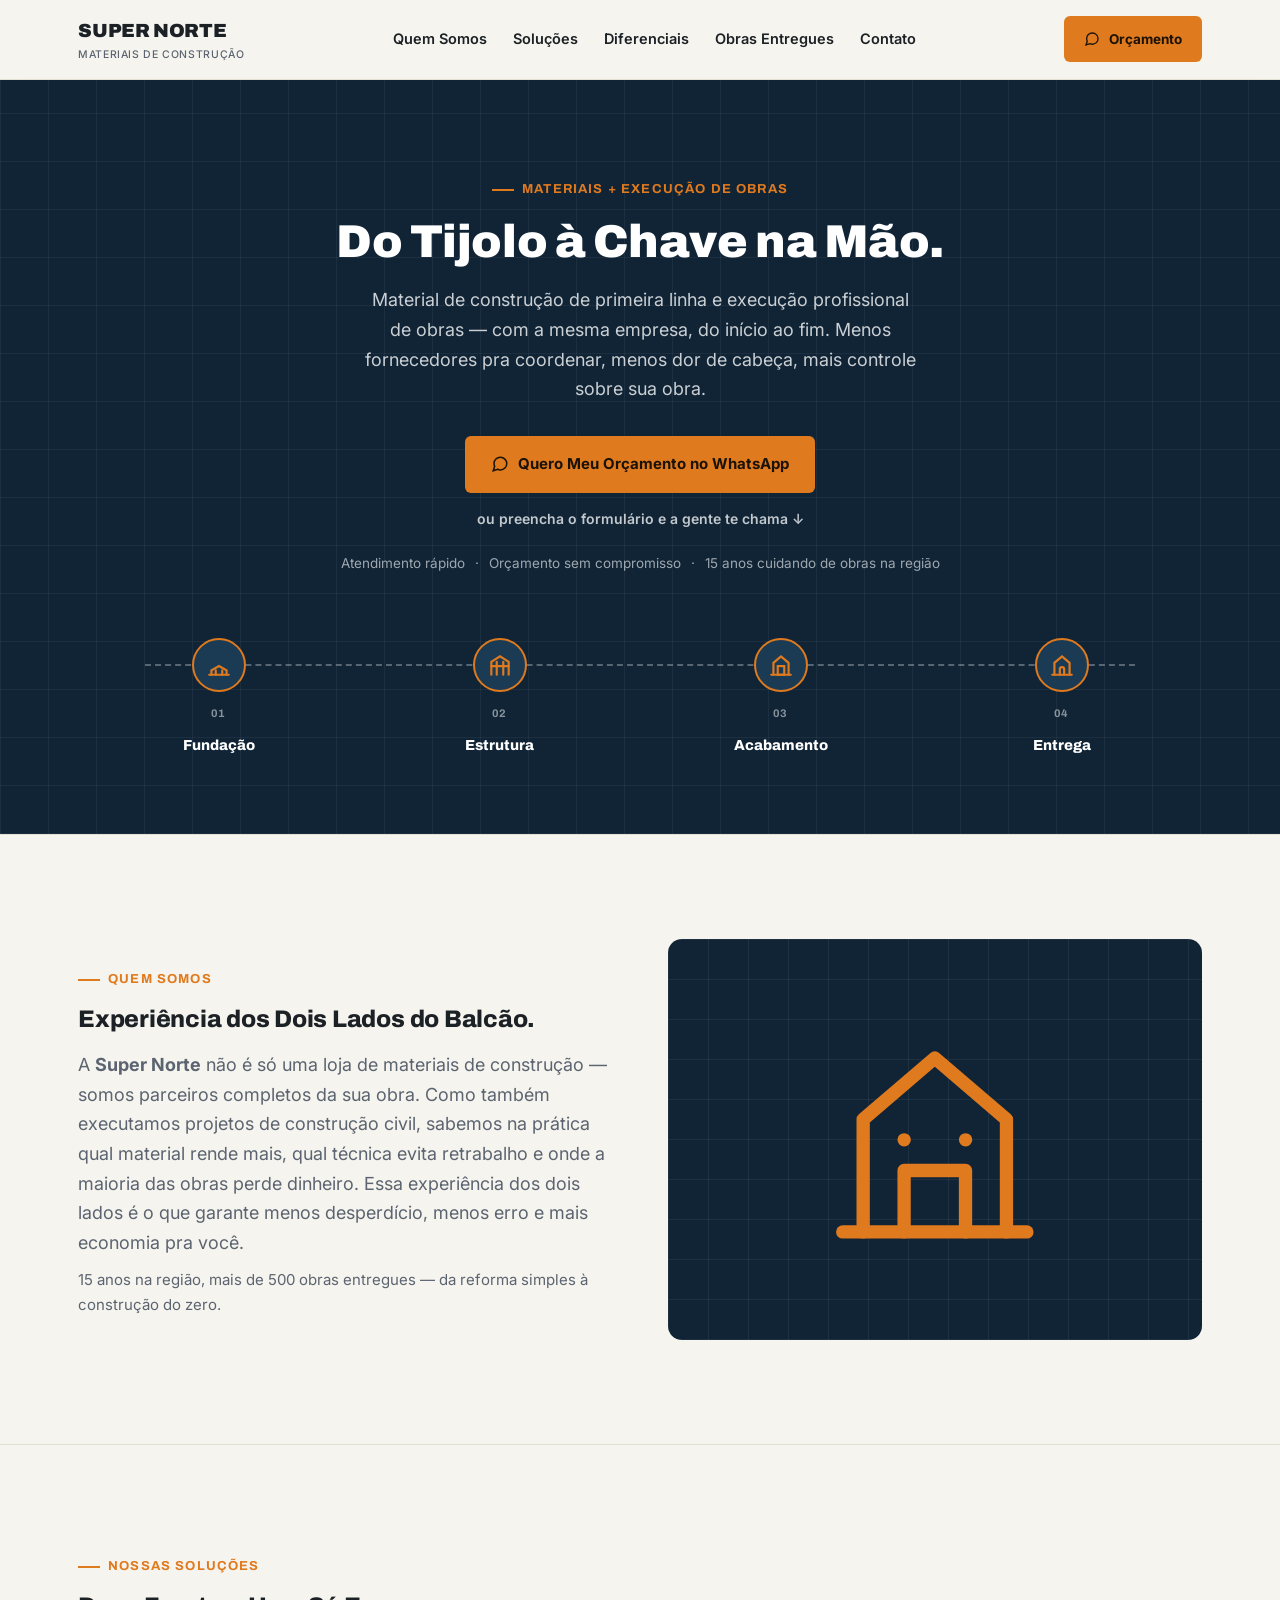
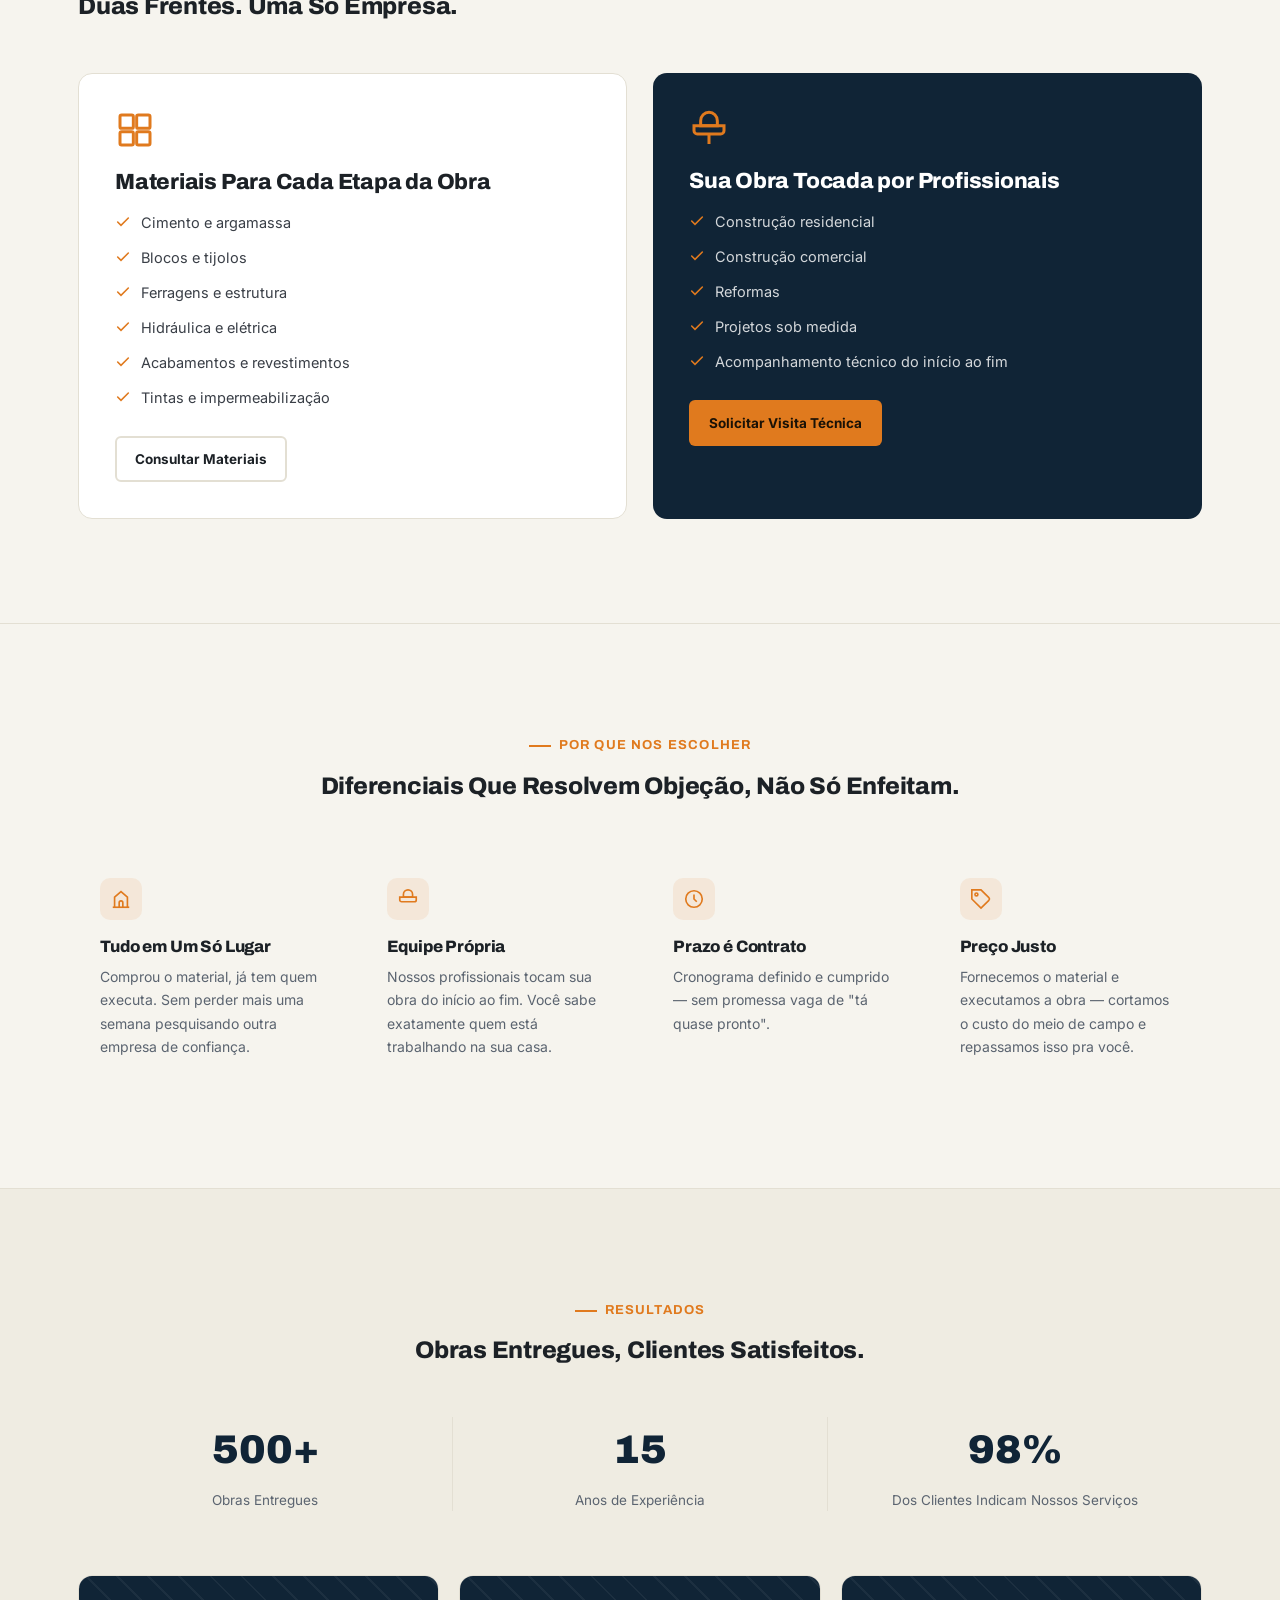
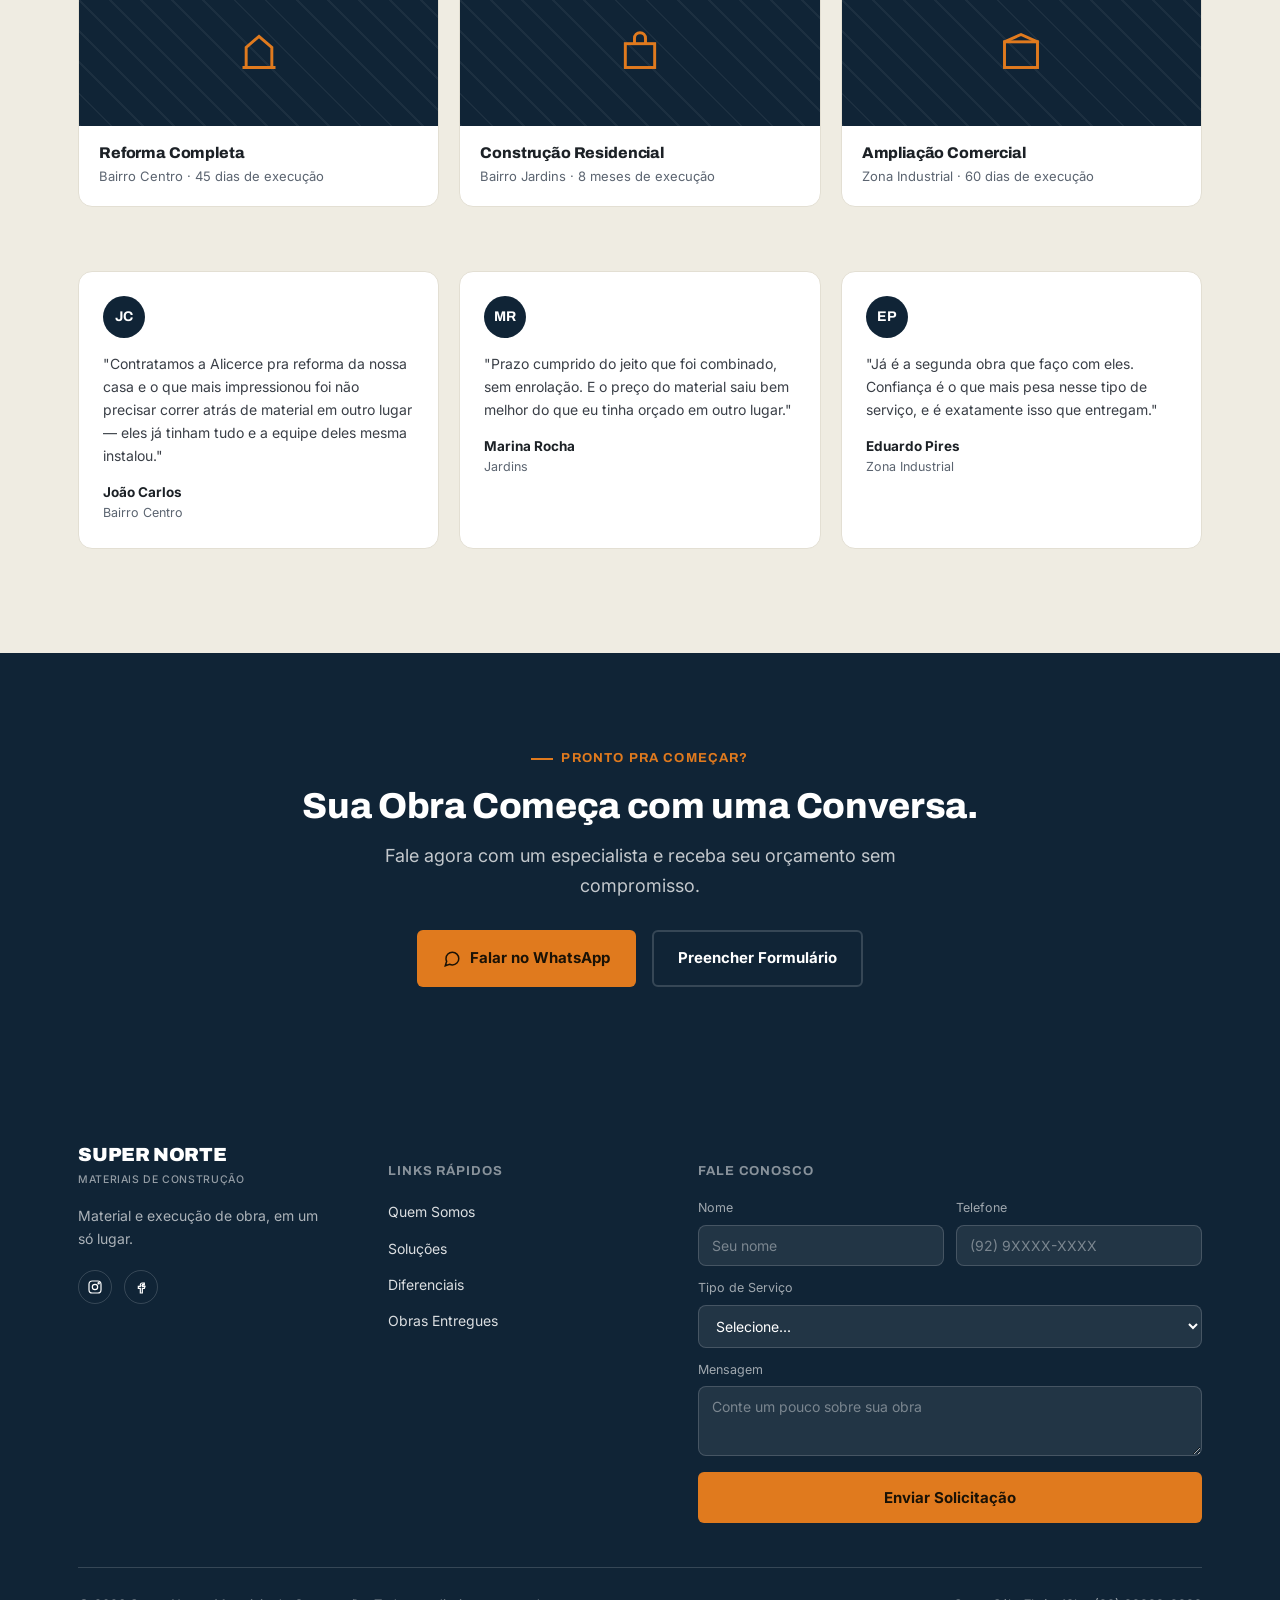
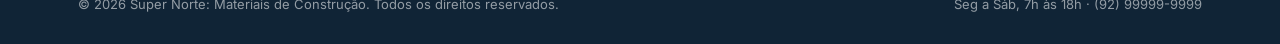
<file: index.html>
<!DOCTYPE html>
<html lang="pt-BR">
<head>
<meta charset="UTF-8">
<meta name="viewport" content="width=device-width, initial-scale=1.0">
<title>Super Norte: Materiais de Construção — Sua Obra do Início ao Fim</title>
<meta name="description" content="Super Norte: Materiais de Construção — material de construção e execução de obras com a mesma empresa. Peça seu orçamento agora pelo WhatsApp.">
<link rel="preconnect" href="https://fonts.googleapis.com">
<link rel="preconnect" href="https://fonts.gstatic.com" crossorigin>
<link href="https://fonts.googleapis.com/css2?family=Archivo:wght@500;600;700;800;900&family=Inter:wght@400;500;600;700&display=swap" rel="stylesheet">
<link rel="stylesheet" href="./css/style.css">
</head>
<body>

<nav class="nav" id="topnav">
  <div class="nav-inner">
    <a href="#" class="brand">
      <span>SUPER NORTE<small>Materiais de Construção</small></span>
    </a>
    <div class="nav-links">
      <a href="#sobre">Quem Somos</a>
      <a href="#solucoes">Soluções</a>
      <a href="#diferenciais">Diferenciais</a>
      <a href="#obras">Obras Entregues</a>
      <a href="#contato">Contato</a>
    </div>
    <div class="nav-right">
      <a class="btn btn-orange btn-sm" data-wa-msg="Olá! Vim pelo site e quero um orçamento." href="#">
        <svg viewBox="0 0 24 24" width="16" height="16" fill="none" stroke="currentColor" stroke-width="2"><path d="M21 11.5a8.4 8.4 0 01-8.4 8.4 8.4 8.4 0 01-3.8-.9L3 21l1.9-5.9a8.4 8.4 0 01-.9-3.8A8.4 8.4 0 0112.5 3h.1a8.4 8.4 0 018.4 8.4z"/></svg>
        Orçamento
      </a>
      <button class="nav-toggle" id="navToggle" aria-label="Abrir menu" aria-expanded="false">
        <svg viewBox="0 0 24 24" width="22" height="22" fill="none" stroke="currentColor" stroke-width="2" stroke-linecap="round"><line x1="3" y1="6" x2="21" y2="6"/><line x1="3" y1="12" x2="21" y2="12"/><line x1="3" y1="18" x2="21" y2="18"/></svg>
      </button>
    </div>
  </div>
</nav>

<header class="hero">
  <div class="container hero-inner">
    <div class="eyebrow" style="justify-content:center">MATERIAIS + EXECUÇÃO DE OBRAS</div>
    <h1>Do Tijolo à Chave na Mão.</h1>
    <p class="lede">Material de construção de primeira linha e execução profissional de obras — com a mesma empresa, do início ao fim. Menos fornecedores pra coordenar, menos dor de cabeça, mais controle sobre sua obra.</p>
    <div class="hero-cta">
      <div class="hero-cta-row">
        <a class="btn btn-orange" data-wa-msg="Olá! Vim pelo site e quero um orçamento." href="#">
          <svg viewBox="0 0 24 24" width="18" height="18" fill="none" stroke="currentColor" stroke-width="2"><path d="M21 11.5a8.4 8.4 0 01-8.4 8.4 8.4 8.4 0 01-3.8-.9L3 21l1.9-5.9a8.4 8.4 0 01-.9-3.8A8.4 8.4 0 0112.5 3h.1a8.4 8.4 0 018.4 8.4z"/></svg>
          Quero Meu Orçamento no WhatsApp
        </a>
      </div>
      <a class="hero-sub-link" href="#contato">ou preencha o formulário e a gente te chama ↓</a>
    </div>
    <p class="trust-line">Atendimento rápido <span>·</span> Orçamento sem compromisso <span>·</span> 15 anos cuidando de obras na região</p>
  </div>
  <div class="timeline">
    <div class="timeline-track">
      <div class="t-step">
        <div class="t-badge"><svg viewBox="0 0 24 24" fill="none" stroke="currentColor" stroke-width="2" stroke-linecap="round"><path d="M3 21h18"/><path d="M5 21V17l7-4 7 4v4"/><path d="M9 17v4M15 17v4"/></svg></div>
        <div class="t-num">01</div><div class="t-label">Fundação</div>
      </div>
      <div class="t-step">
        <div class="t-badge"><svg viewBox="0 0 24 24" fill="none" stroke="currentColor" stroke-width="2" stroke-linecap="round"><path d="M4 21V9l8-5 8 5v12"/><path d="M4 13h16M9 9v12M15 9v12"/></svg></div>
        <div class="t-num">02</div><div class="t-label">Estrutura</div>
      </div>
      <div class="t-step">
        <div class="t-badge"><svg viewBox="0 0 24 24" fill="none" stroke="currentColor" stroke-width="2" stroke-linecap="round"><path d="M3 21h18"/><path d="M5 21V10l7-6 7 6v11"/><rect x="9" y="13" width="6" height="8"/></svg></div>
        <div class="t-num">03</div><div class="t-label">Acabamento</div>
      </div>
      <div class="t-step">
        <div class="t-badge"><svg viewBox="0 0 24 24" fill="none" stroke="currentColor" stroke-width="2" stroke-linecap="round"><path d="M3 21h18"/><path d="M5 21V10l7-6 7 6v11"/><path d="M10 21v-5a2 2 0 014 0v5"/></svg></div>
        <div class="t-num">04</div><div class="t-label">Entrega</div>
      </div>
    </div>
  </div>
</header>

<section class="section" id="sobre">
  <div class="container about-grid">
    <div class="reveal">
      <div class="eyebrow">QUEM SOMOS</div>
      <h2>Experiência dos Dois Lados do Balcão.</h2>
      <p class="lede">A <strong>Super Norte</strong> não é só uma loja de materiais de construção — somos parceiros completos da sua obra. Como também executamos projetos de construção civil, sabemos na prática qual material rende mais, qual técnica evita retrabalho e onde a maioria das obras perde dinheiro. Essa experiência dos dois lados é o que garante menos desperdício, menos erro e mais economia pra você.</p>
      <p class="lede-sm">15 anos na região, mais de 500 obras entregues — da reforma simples à construção do zero.</p>
    </div>
    <div class="about-visual reveal">
      <svg viewBox="0 0 24 24" fill="none" stroke="currentColor" stroke-width="1.3" stroke-linecap="round" stroke-linejoin="round"><path d="M3 21h18"/><path d="M5 21V10l7-6 7 6v11"/><path d="M9 21v-6h6v6"/><path d="M9 12h.01M15 12h.01"/></svg>
    </div>
  </div>
</section>

<section class="section" id="solucoes">
  <div class="container">
    <div class="section-head reveal">
      <div class="eyebrow">NOSSAS SOLUÇÕES</div>
      <h2>Duas Frentes. Uma Só Empresa.</h2>
    </div>
    <div class="services-grid reveal">
      <div class="svc-card materials">
        <svg class="svc-icon" viewBox="0 0 24 24" fill="none" stroke="currentColor" stroke-width="1.8"><rect x="3" y="3" width="8" height="8" rx="1"/><rect x="13" y="3" width="8" height="8" rx="1"/><rect x="3" y="13" width="8" height="8" rx="1"/><rect x="13" y="13" width="8" height="8" rx="1"/></svg>
        <h3>Materiais Para Cada Etapa da Obra</h3>
        <ul class="svc-list">
          <li><svg viewBox="0 0 24 24" fill="none" stroke="currentColor" stroke-width="2.4" stroke-linecap="round"><polyline points="20 6 9 17 4 12"/></svg>Cimento e argamassa</li>
          <li><svg viewBox="0 0 24 24" fill="none" stroke="currentColor" stroke-width="2.4" stroke-linecap="round"><polyline points="20 6 9 17 4 12"/></svg>Blocos e tijolos</li>
          <li><svg viewBox="0 0 24 24" fill="none" stroke="currentColor" stroke-width="2.4" stroke-linecap="round"><polyline points="20 6 9 17 4 12"/></svg>Ferragens e estrutura</li>
          <li><svg viewBox="0 0 24 24" fill="none" stroke="currentColor" stroke-width="2.4" stroke-linecap="round"><polyline points="20 6 9 17 4 12"/></svg>Hidráulica e elétrica</li>
          <li><svg viewBox="0 0 24 24" fill="none" stroke="currentColor" stroke-width="2.4" stroke-linecap="round"><polyline points="20 6 9 17 4 12"/></svg>Acabamentos e revestimentos</li>
          <li><svg viewBox="0 0 24 24" fill="none" stroke="currentColor" stroke-width="2.4" stroke-linecap="round"><polyline points="20 6 9 17 4 12"/></svg>Tintas e impermeabilização</li>
        </ul>
        <a class="btn btn-ghost btn-sm" data-wa-msg="Olá! Quero saber mais sobre os materiais de construção." href="#">Consultar Materiais</a>
      </div>
      <div class="svc-card execucao">
        <svg class="svc-icon" viewBox="0 0 24 24" fill="none" stroke="currentColor" stroke-width="1.8"><path d="M12 2a5 5 0 015 5v3H7V7a5 5 0 015-5z"/><path d="M3 10h18v3a2 2 0 01-2 2H5a2 2 0 01-2-2v-3z"/><path d="M12 15v6"/></svg>
        <h3>Sua Obra Tocada por Profissionais</h3>
        <ul class="svc-list">
          <li><svg viewBox="0 0 24 24" fill="none" stroke="currentColor" stroke-width="2.4" stroke-linecap="round"><polyline points="20 6 9 17 4 12"/></svg>Construção residencial</li>
          <li><svg viewBox="0 0 24 24" fill="none" stroke="currentColor" stroke-width="2.4" stroke-linecap="round"><polyline points="20 6 9 17 4 12"/></svg>Construção comercial</li>
          <li><svg viewBox="0 0 24 24" fill="none" stroke="currentColor" stroke-width="2.4" stroke-linecap="round"><polyline points="20 6 9 17 4 12"/></svg>Reformas</li>
          <li><svg viewBox="0 0 24 24" fill="none" stroke="currentColor" stroke-width="2.4" stroke-linecap="round"><polyline points="20 6 9 17 4 12"/></svg>Projetos sob medida</li>
          <li><svg viewBox="0 0 24 24" fill="none" stroke="currentColor" stroke-width="2.4" stroke-linecap="round"><polyline points="20 6 9 17 4 12"/></svg>Acompanhamento técnico do início ao fim</li>
        </ul>
        <a class="btn btn-orange btn-sm" data-wa-msg="Olá! Quero solicitar uma visita técnica para minha obra." href="#">Solicitar Visita Técnica</a>
      </div>
    </div>
  </div>
</section>

<section class="section" id="diferenciais">
  <div class="container">
    <div class="section-head center reveal">
      <div class="eyebrow" style="justify-content:center">POR QUE NOS ESCOLHER</div>
      <h2>Diferenciais Que Resolvem Objeção, Não Só Enfeitam.</h2>
    </div>
    <div class="grid-4 reveal">
      <div class="diff-card">
        <svg class="diff-icon" viewBox="0 0 24 24" fill="none" stroke="currentColor" stroke-width="1.8"><path d="M3 21h18"/><path d="M5 21V10l7-6 7 6v11"/><path d="M10 21v-5a2 2 0 014 0v5"/></svg>
        <h4>Tudo em Um Só Lugar</h4>
        <p>Comprou o material, já tem quem executa. Sem perder mais uma semana pesquisando outra empresa de confiança.</p>
      </div>
      <div class="diff-card">
        <svg class="diff-icon" viewBox="0 0 24 24" fill="none" stroke="currentColor" stroke-width="1.8"><path d="M12 2a5 5 0 015 5v3H7V7a5 5 0 015-5z"/><path d="M3 10h18v3a2 2 0 01-2 2H5a2 2 0 01-2-2v-3z"/></svg>
        <h4>Equipe Própria</h4>
        <p>Nossos profissionais tocam sua obra do início ao fim. Você sabe exatamente quem está trabalhando na sua casa.</p>
      </div>
      <div class="diff-card">
        <svg class="diff-icon" viewBox="0 0 24 24" fill="none" stroke="currentColor" stroke-width="1.8"><circle cx="12" cy="12" r="9"/><path d="M12 7v5l3 3"/></svg>
        <h4>Prazo é Contrato</h4>
        <p>Cronograma definido e cumprido — sem promessa vaga de "tá quase pronto".</p>
      </div>
      <div class="diff-card">
        <svg class="diff-icon" viewBox="0 0 24 24" fill="none" stroke="currentColor" stroke-width="1.8"><path d="M20.59 13.41L12 22 2 12V2h10l8.59 8.59a2 2 0 010 2.82z"/><circle cx="7" cy="7" r="1.6"/></svg>
        <h4>Preço Justo</h4>
        <p>Fornecemos o material e executamos a obra — cortamos o custo do meio de campo e repassamos isso pra você.</p>
      </div>
    </div>
  </div>
</section>

<section class="section social-section" id="obras">
  <div class="container">
    <div class="section-head center reveal">
      <div class="eyebrow" style="justify-content:center">RESULTADOS</div>
      <h2>Obras Entregues, Clientes Satisfeitos.</h2>
    </div>
    <div class="stats-row reveal">
      <div class="stat"><div class="stat-num" data-target="500" data-suffix="+">0</div><div class="stat-label">Obras Entregues</div></div>
      <div class="stat"><div class="stat-num" data-target="15" data-suffix="">0</div><div class="stat-label">Anos de Experiência</div></div>
      <div class="stat"><div class="stat-num" data-target="98" data-suffix="%">0</div><div class="stat-label">Dos Clientes Indicam Nossos Serviços</div></div>
    </div>
    <div class="portfolio-grid reveal">
      <div class="proj-card">
        <div class="proj-visual"><svg viewBox="0 0 24 24" fill="none" stroke="currentColor" stroke-width="1.6"><path d="M3 21h18"/><path d="M5 21V10l7-6 7 6v11"/></svg></div>
        <div class="proj-body"><h4>Reforma Completa</h4><p>Bairro Centro · 45 dias de execução</p></div>
      </div>
      <div class="proj-card">
        <div class="proj-visual"><svg viewBox="0 0 24 24" fill="none" stroke="currentColor" stroke-width="1.6"><rect x="4" y="8" width="16" height="13"/><path d="M9 8V5a3 3 0 016 0v3"/></svg></div>
        <div class="proj-body"><h4>Construção Residencial</h4><p>Bairro Jardins · 8 meses de execução</p></div>
      </div>
      <div class="proj-card">
        <div class="proj-visual"><svg viewBox="0 0 24 24" fill="none" stroke="currentColor" stroke-width="1.6"><rect x="3" y="7" width="18" height="14"/><path d="M3 7l9-4 9 4"/></svg></div>
        <div class="proj-body"><h4>Ampliação Comercial</h4><p>Zona Industrial · 60 dias de execução</p></div>
      </div>
    </div>
    <div class="testi-grid reveal">
      <div class="testi-card">
        <div class="testi-avatar">JC</div>
        <p>"Contratamos a Alicerce pra reforma da nossa casa e o que mais impressionou foi não precisar correr atrás de material em outro lugar — eles já tinham tudo e a equipe deles mesma instalou."</p>
        <div class="testi-name">João Carlos</div><div class="testi-loc">Bairro Centro</div>
      </div>
      <div class="testi-card">
        <div class="testi-avatar">MR</div>
        <p>"Prazo cumprido do jeito que foi combinado, sem enrolação. E o preço do material saiu bem melhor do que eu tinha orçado em outro lugar."</p>
        <div class="testi-name">Marina Rocha</div><div class="testi-loc">Jardins</div>
      </div>
      <div class="testi-card">
        <div class="testi-avatar">EP</div>
        <p>"Já é a segunda obra que faço com eles. Confiança é o que mais pesa nesse tipo de serviço, e é exatamente isso que entregam."</p>
        <div class="testi-name">Eduardo Pires</div><div class="testi-loc">Zona Industrial</div>
      </div>
    </div>
  </div>
</section>

<section class="final-cta">
  <div class="container">
    <div class="eyebrow" style="justify-content:center;color:var(--orange)">PRONTO PRA COMEÇAR?</div>
    <h2>Sua Obra Começa com uma Conversa.</h2>
    <p class="lede">Fale agora com um especialista e receba seu orçamento sem compromisso.</p>
    <div class="hero-cta-row" style="justify-content:center;margin-top:30px">
      <a class="btn btn-orange" data-wa-msg="Olá! Vim pelo site e quero um orçamento." href="#">
        <svg viewBox="0 0 24 24" width="18" height="18" fill="none" stroke="currentColor" stroke-width="2"><path d="M21 11.5a8.4 8.4 0 01-8.4 8.4 8.4 8.4 0 01-3.8-.9L3 21l1.9-5.9a8.4 8.4 0 01-.9-3.8A8.4 8.4 0 0112.5 3h.1a8.4 8.4 0 018.4 8.4z"/></svg>
        Falar no WhatsApp
      </a>
      <a class="btn btn-ghost-dark" href="#contato">Preencher Formulário</a>
    </div>
  </div>
</section>

<footer id="contato">
  <div class="container">
    <div class="footer-grid">
      <div class="footer-col">
        <div class="brand" style="color:#fff">
          <span>SUPER NORTE<small style="color:rgba(255,255,255,.55)">Materiais de Construção</small></span>
        </div>
        <p style="font-size:14px;color:rgba(255,255,255,.65);margin-top:16px;max-width:240px">Material e execução de obra, em um só lugar.</p>
        <div class="social-icons" style="margin-top:20px">
          <a href="#" aria-label="Instagram"><svg viewBox="0 0 24 24" fill="none" stroke="currentColor" stroke-width="1.8"><rect x="3" y="3" width="18" height="18" rx="5"/><circle cx="12" cy="12" r="4"/><circle cx="17.5" cy="6.5" r="1"/></svg></a>
          <a href="#" aria-label="Facebook"><svg viewBox="0 0 24 24" fill="none" stroke="currentColor" stroke-width="1.8"><path d="M14 9h3V6h-3a3 3 0 00-3 3v2H8v3h3v7h3v-7h3l1-3h-4v-2a1 1 0 011-1z"/></svg></a>
        </div>
      </div>
      <div class="footer-col">
        <h5>Links Rápidos</h5>
        <ul>
          <li><a href="#sobre">Quem Somos</a></li>
          <li><a href="#solucoes">Soluções</a></li>
          <li><a href="#diferenciais">Diferenciais</a></li>
          <li><a href="#obras">Obras Entregues</a></li>
        </ul>
      </div>
      <div class="footer-col">
        <h5>Fale Conosco</h5>
        <form id="contactForm">
          <div class="form-row">
            <div class="form-field"><label for="fName">Nome</label><input id="fName" type="text" placeholder="Seu nome" required></div>
            <div class="form-field"><label for="fPhone">Telefone</label><input id="fPhone" type="tel" placeholder="(92) 9XXXX-XXXX" required></div>
          </div>
          <div class="form-field" style="margin-bottom:12px">
            <label for="fService">Tipo de Serviço</label>
            <select id="fService">
              <option value="">Selecione...</option>
              <option>Materiais de Construção</option>
              <option>Execução de Obra</option>
              <option>Materiais + Execução</option>
            </select>
          </div>
          <div class="form-field" style="margin-bottom:16px">
            <label for="fMsg">Mensagem</label>
            <textarea id="fMsg" placeholder="Conte um pouco sobre sua obra"></textarea>
          </div>
          <button type="submit" class="btn btn-orange btn-block">Enviar Solicitação</button>
        </form>
      </div>
    </div>
    <div class="footer-bottom">
      <span>© 2026 Super Norte: Materiais de Construção. Todos os direitos reservados.</span>
      <span>Seg a Sáb, 7h às 18h · (92) 99999-9999</span>
    </div>
  </div>
</footer>

<script>
(function(){
  var WA_NUMBER = '5592999999999';
  function waLink(msg){ return 'https://wa.me/' + WA_NUMBER + '?text=' + encodeURIComponent(msg); }
  document.querySelectorAll('[data-wa-msg]').forEach(function(a){
    a.setAttribute('href', waLink(a.getAttribute('data-wa-msg')));
    a.setAttribute('target','_blank');
    a.setAttribute('rel','noopener');
  });

  var nav = document.getElementById('topnav');
  var navToggle = document.getElementById('navToggle');
  navToggle.addEventListener('click', function(){
    var open = nav.classList.toggle('open');
    navToggle.setAttribute('aria-expanded', open ? 'true':'false');
  });
  document.querySelectorAll('.nav-links a').forEach(function(a){
    a.addEventListener('click', function(){ nav.classList.remove('open'); });
  });

  var form = document.getElementById('contactForm');
  form.addEventListener('submit', function(e){
    e.preventDefault();
    var name = document.getElementById('fName').value.trim();
    var phone = document.getElementById('fPhone').value.trim();
    var service = document.getElementById('fService').value;
    var msg = document.getElementById('fMsg').value.trim();
    var text = 'Olá! Meu nome é ' + name + '.';
    if(service){ text += ' Tenho interesse em: ' + service + '.'; }
    if(msg){ text += ' ' + msg; }
    text += ' (Telefone: ' + phone + ')';
    window.open(waLink(text), '_blank');
  });

  var reduceMotion = window.matchMedia('(prefers-reduced-motion: reduce)').matches;

  function animateCount(el){
    var target = parseInt(el.getAttribute('data-target'), 10);
    var suffix = el.getAttribute('data-suffix') || '';
    if(reduceMotion){ el.textContent = target + suffix; return; }
    var current = 0;
    var step = Math.max(1, Math.round(target/36));
    (function tick(){
      current += step;
      if(current >= target){ el.textContent = target + suffix; return; }
      el.textContent = current + suffix;
      requestAnimationFrame(tick);
    })();
  }

  var statEls = document.querySelectorAll('.stat-num');
  var revealEls = document.querySelectorAll('.reveal');

  if('IntersectionObserver' in window){
    var statsIO = new IntersectionObserver(function(entries){
      entries.forEach(function(e){
        if(e.isIntersecting){ animateCount(e.target); statsIO.unobserve(e.target); }
      });
    }, { threshold: 0.5 });
    statEls.forEach(function(el){ statsIO.observe(el); });

    if(!reduceMotion){
      var revealIO = new IntersectionObserver(function(entries){
        entries.forEach(function(e){
          if(e.isIntersecting){ e.target.classList.add('in-view'); revealIO.unobserve(e.target); }
        });
      }, { threshold: 0.12 });
      revealEls.forEach(function(el){ revealIO.observe(el); });
    } else {
      revealEls.forEach(function(el){ el.classList.add('in-view'); });
    }
  } else {
    statEls.forEach(function(el){ el.textContent = el.getAttribute('data-target') + (el.getAttribute('data-suffix')||''); });
    revealEls.forEach(function(el){ el.classList.add('in-view'); });
  }
})();
</script>
</body>
</html>
</file>
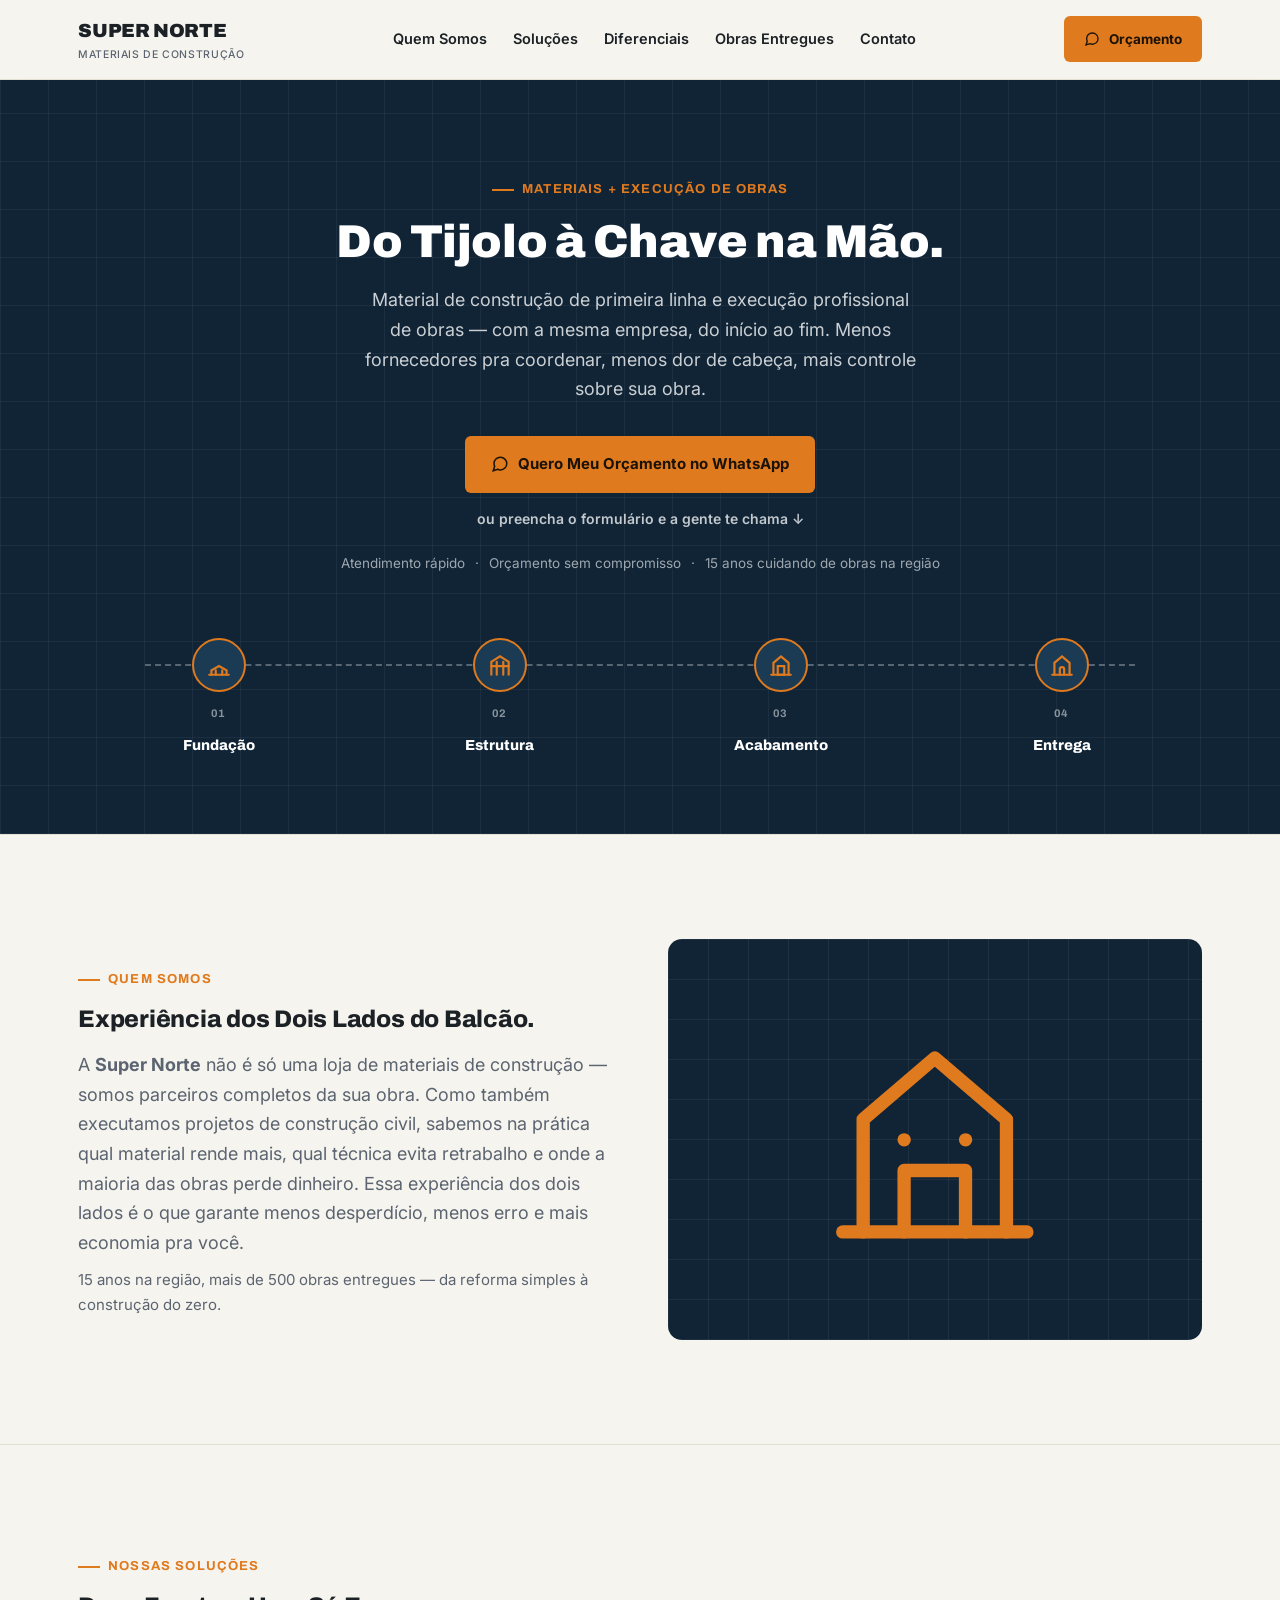
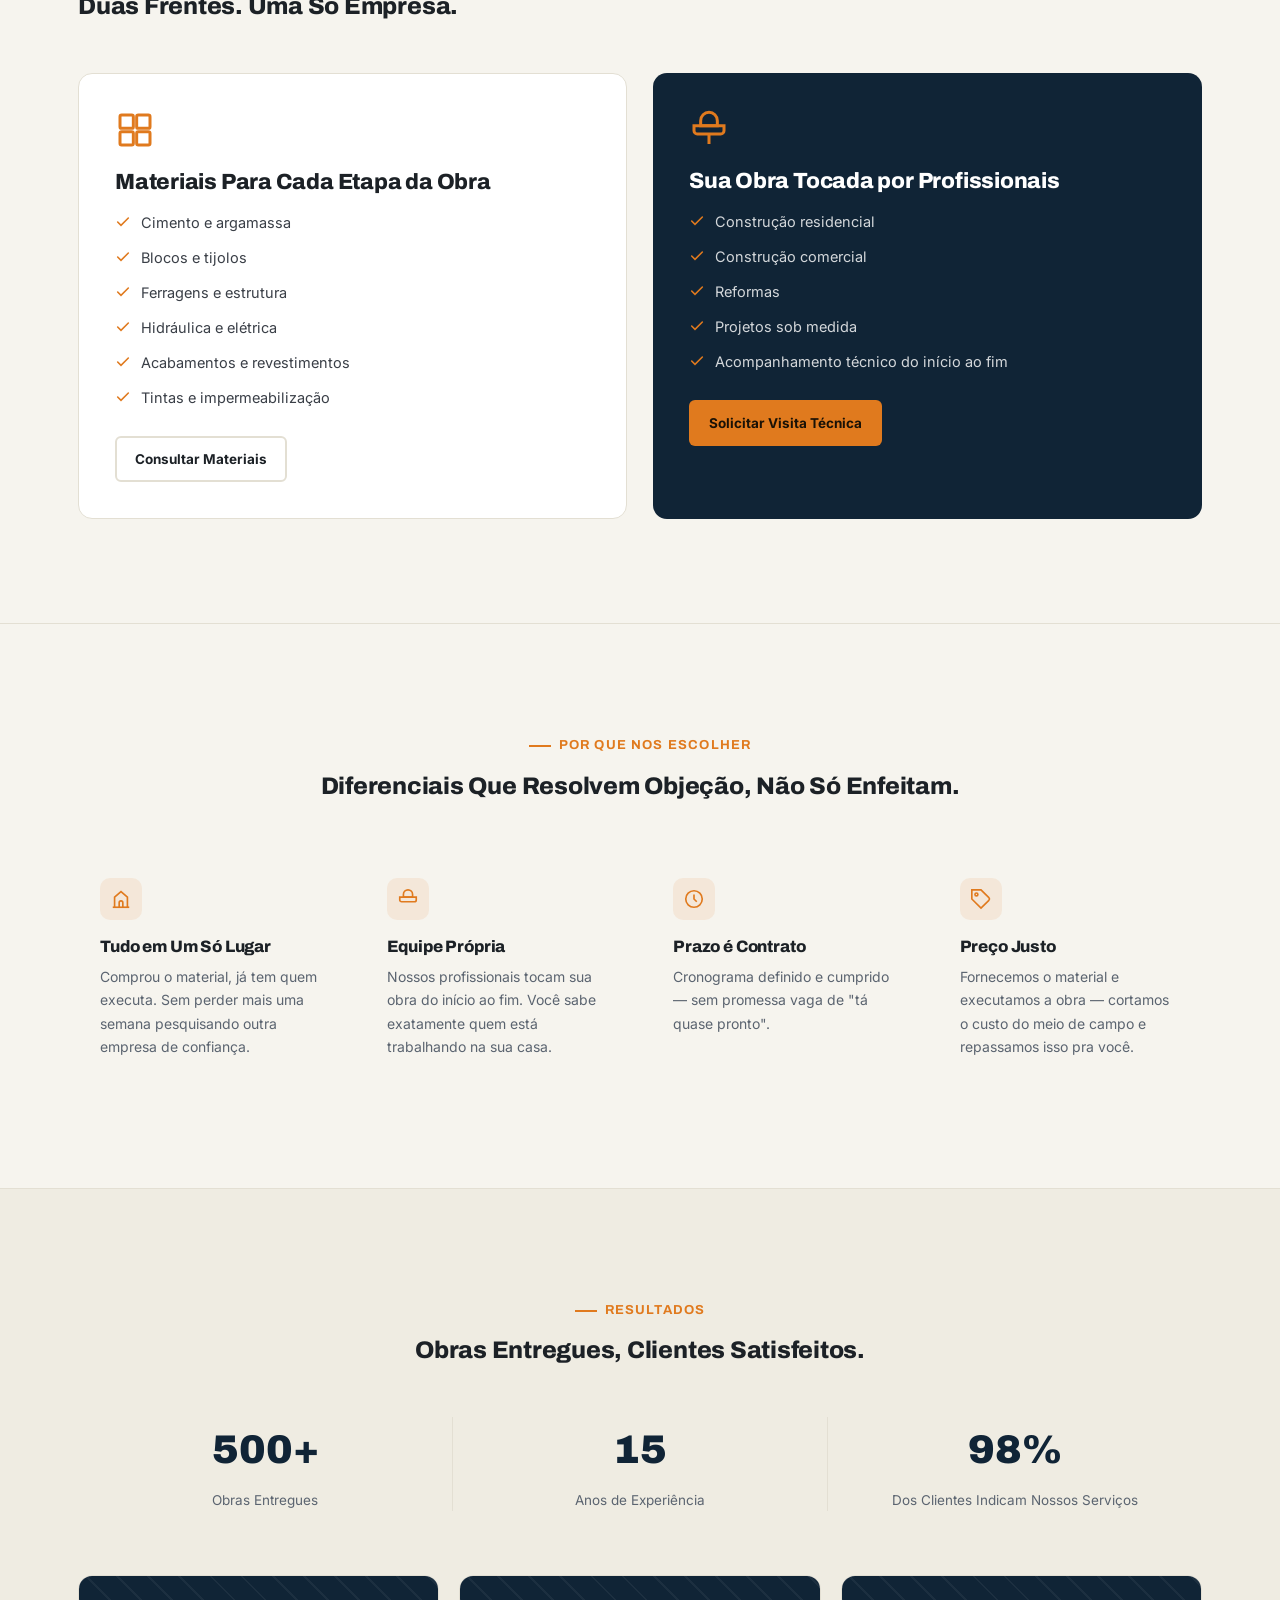
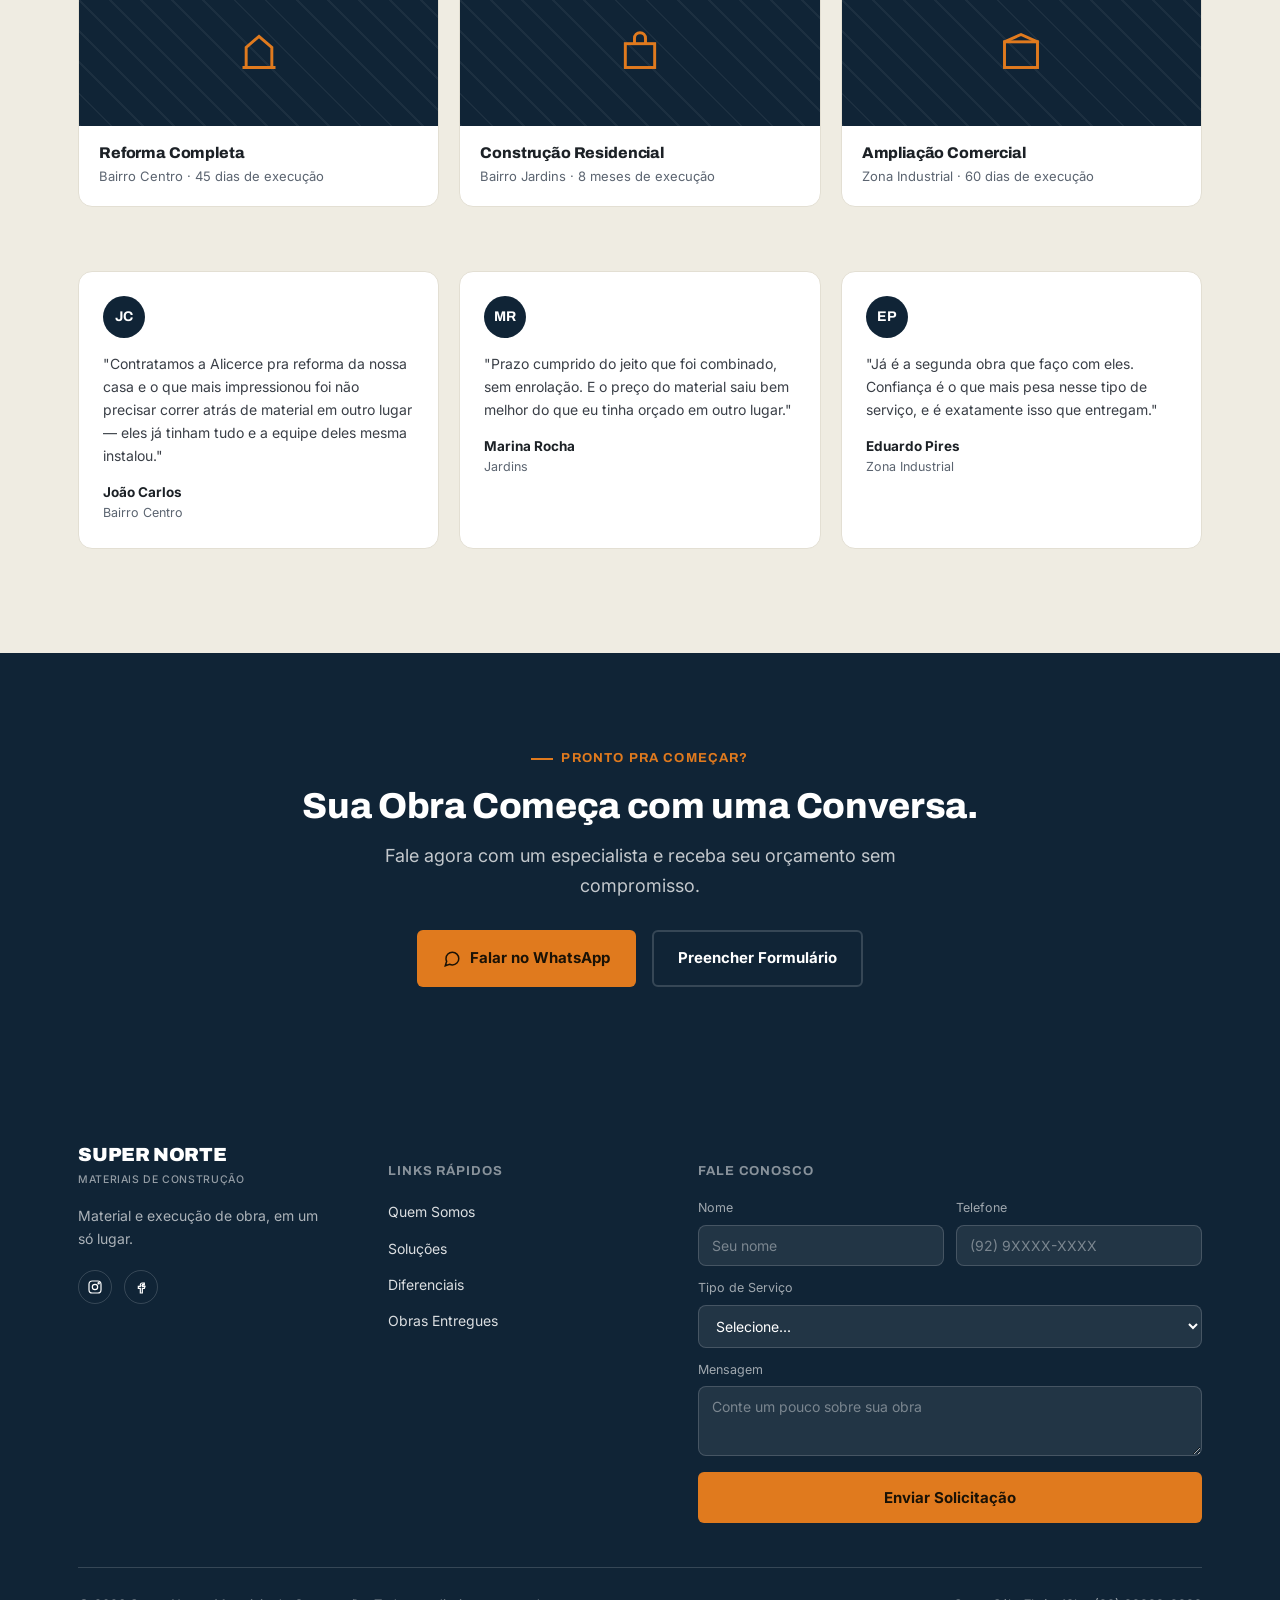
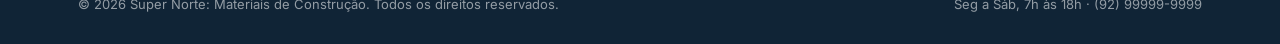
<file: portifolio.1/landing-construtora.html>
<!DOCTYPE html>
<html lang="pt-BR">
<head>
<meta charset="UTF-8">
<meta name="viewport" content="width=device-width, initial-scale=1.0">
<title>Super Norte: Materiais de Construção — Sua Obra do Início ao Fim</title>
<meta name="description" content="Super Norte: Materiais de Construção — material de construção e execução de obras com a mesma empresa. Peça seu orçamento agora pelo WhatsApp.">
<link rel="preconnect" href="https://fonts.googleapis.com">
<link rel="preconnect" href="https://fonts.gstatic.com" crossorigin>
<link href="https://fonts.googleapis.com/css2?family=Archivo:wght@500;600;700;800;900&family=Inter:wght@400;500;600;700&display=swap" rel="stylesheet">
<style>
*,*::before,*::after{box-sizing:border-box}
html{scroll-behavior:smooth}
@media (prefers-reduced-motion: reduce){
  html{scroll-behavior:auto}
  *{animation-duration:.001ms!important;animation-iteration-count:1!important;transition-duration:.001ms!important}
}
:root{
  --navy:#102436;
  --navy-2:#1B3B54;
  --paper:#F6F4EE;
  --card:#FFFFFF;
  --ink:#1C2126;
  --slate:#5B6470;
  --orange:#E07A1E;
  --orange-deep:#B25E14;
  --graphite:#3A3F47;
  --line:#E3DFD3;
  --line-dark:rgba(255,255,255,.16);
  --radius-sm:6px;
  --radius-md:14px;
  --container:1180px;
}
body{margin:0;background:var(--paper);color:var(--ink);font-family:'Inter',-apple-system,sans-serif;font-size:16px;line-height:1.65;-webkit-font-smoothing:antialiased}
h1,h2,h3,h4{font-family:'Archivo',sans-serif;color:var(--ink);margin:0;line-height:1.15;letter-spacing:-.01em}
h1{font-weight:900}
h2{font-weight:800}
h3,h4{font-weight:800}
p{margin:0}
a{color:inherit;text-decoration:none}
ul{margin:0;padding:0;list-style:none}
button,input,select,textarea{font-family:inherit}
button{cursor:pointer}
img,svg{display:block}
.container{max-width:var(--container);margin:0 auto;padding:0 28px}
.eyebrow{font-family:'Archivo',sans-serif;font-size:13px;font-weight:700;letter-spacing:.09em;text-transform:uppercase;color:var(--orange);display:inline-flex;align-items:center;gap:8px;margin-bottom:16px}
.eyebrow::before{content:"";width:22px;height:2px;background:var(--orange);display:inline-block}
.section{padding:104px 0;border-top:1px solid var(--line)}
.section-head{max-width:640px;margin-bottom:52px}
.section-head.center{margin:0 auto 52px;text-align:center}
.lede{color:var(--slate);font-size:18px;margin-top:16px;line-height:1.65}
.lede-sm{color:var(--slate);font-size:15px;margin-top:10px}
.btn{display:inline-flex;align-items:center;gap:9px;padding:14px 24px;border-radius:var(--radius-sm);font-size:15px;font-weight:700;border:2px solid transparent;transition:transform .15s ease,background .15s ease,border-color .15s ease}
.btn:active{transform:translateY(1px)}
.btn-orange{background:var(--orange);color:#1a1206}
.btn-orange:hover{background:var(--orange-deep)}
.btn-navy{background:var(--navy);color:#fff}
.btn-navy:hover{background:var(--navy-2)}
.btn-ghost{border-color:var(--line);color:var(--ink)}
.btn-ghost:hover{border-color:var(--ink)}
.btn-ghost-dark{border-color:var(--line-dark);color:#fff}
.btn-ghost-dark:hover{border-color:#fff}
.btn-sm{padding:10px 18px;font-size:13.5px}
.btn-block{width:100%;justify-content:center}
:focus-visible{outline:3px solid var(--orange);outline-offset:2px}
.nav{position:sticky;top:0;z-index:50;background:rgba(246,244,238,.92);backdrop-filter:blur(8px);border-bottom:1px solid var(--line)}
.nav-inner{position:relative;display:flex;align-items:center;justify-content:space-between;padding:15px 28px;max-width:var(--container);margin:0 auto}
.brand{display:flex;align-items:center;gap:10px;font-family:'Archivo',sans-serif;font-weight:900;font-size:19px;letter-spacing:-.01em}
.brand-mark{width:30px;height:30px;color:var(--orange);flex:none}
.brand small{display:block;font-family:'Inter',sans-serif;font-weight:500;font-size:10.5px;letter-spacing:.06em;text-transform:uppercase;color:var(--slate)}
.nav-links{display:flex;gap:26px;font-size:14.5px;font-weight:600}
.nav-links a:hover{color:var(--orange-deep)}
.nav-right{display:flex;align-items:center;gap:14px}
.nav-toggle{display:none;background:none;border:none;padding:6px;color:var(--ink)}
@media (max-width:900px){
  .nav-links{display:none}
  .nav-toggle{display:flex}
  .nav.open .nav-links{display:flex;position:absolute;top:100%;left:0;right:0;flex-direction:column;background:var(--paper);border-bottom:1px solid var(--line)}
  .nav.open .nav-links a{padding:15px 28px;border-top:1px solid var(--line)}
}
.hero{background:var(--navy);background-image:repeating-linear-gradient(0deg, rgba(255,255,255,.05) 0 1px, transparent 1px 48px),repeating-linear-gradient(90deg, rgba(255,255,255,.05) 0 1px, transparent 1px 48px);padding:92px 0 76px;color:#fff}
.hero-inner{max-width:720px;margin:0 auto;text-align:center}
.hero h1{font-size:46px;color:#fff}
.hero .lede{color:rgba(255,255,255,.78);max-width:560px;margin-left:auto;margin-right:auto}
.hero-cta{display:flex;flex-direction:column;align-items:center;gap:14px;margin-top:32px}
.hero-cta-row{display:flex;gap:16px;flex-wrap:wrap;justify-content:center}
.hero-sub-link{font-size:14px;font-weight:600;color:rgba(255,255,255,.75)}
.hero-sub-link:hover{color:#fff}
.trust-line{margin-top:22px;font-size:13.5px;color:rgba(255,255,255,.6)}
.trust-line span{margin:0 6px}
.timeline{max-width:var(--container);margin:64px auto 0;padding:0 28px;position:relative}
.timeline-track{display:flex;justify-content:space-between;position:relative}
.timeline-track::before{content:"";position:absolute;top:26px;left:6%;right:6%;height:0;border-top:2px dashed rgba(255,255,255,.3)}
.t-step{position:relative;display:flex;flex-direction:column;align-items:center;gap:12px;flex:1;max-width:170px;margin:0 auto}
.t-badge{width:54px;height:54px;border-radius:50%;background:var(--navy-2);border:2px solid var(--orange);display:flex;align-items:center;justify-content:center;color:var(--orange);z-index:1}
.t-badge svg{width:26px;height:26px}
.t-num{font-family:'Archivo',sans-serif;font-size:11px;font-weight:700;color:rgba(255,255,255,.5);letter-spacing:.08em}
.t-label{font-family:'Archivo',sans-serif;font-weight:800;font-size:14.5px;color:#fff}
.about-grid{display:grid;grid-template-columns:1fr 1fr;gap:56px;align-items:center}
.about-visual{background:var(--navy);border-radius:var(--radius-md);aspect-ratio:4/3;display:flex;align-items:center;justify-content:center;background-image:repeating-linear-gradient(0deg, rgba(255,255,255,.06) 0 1px, transparent 1px 40px),repeating-linear-gradient(90deg, rgba(255,255,255,.06) 0 1px, transparent 1px 40px)}
.about-visual svg{width:46%;color:var(--orange)}
.services-grid{display:grid;grid-template-columns:1fr 1fr;gap:26px}
.svc-card{border-radius:var(--radius-md);padding:36px}
.svc-card.materials{background:var(--card);border:1px solid var(--line)}
.svc-card.execucao{background:var(--navy);color:#fff}
.svc-icon{width:40px;height:40px;color:var(--orange);margin-bottom:20px}
.svc-card h3{font-size:22px;margin-bottom:16px}
.svc-card.execucao h3{color:#fff}
.svc-list{display:flex;flex-direction:column;gap:11px;margin-bottom:26px}
.svc-list li{display:flex;gap:10px;font-size:14.5px;align-items:flex-start}
.svc-card.materials .svc-list li{color:var(--graphite)}
.svc-card.execucao .svc-list li{color:rgba(255,255,255,.82)}
.svc-list svg{flex:none;width:16px;height:16px;margin-top:3px;color:var(--orange)}
.grid-4{display:grid;grid-template-columns:repeat(4,1fr);gap:22px}
.diff-card{padding:26px 22px}
.diff-icon{width:42px;height:42px;color:var(--orange);margin-bottom:18px;padding:10px;background:rgba(224,122,30,.1);border-radius:10px}
.diff-card h4{font-size:16.5px;margin-bottom:8px}
.diff-card p{font-size:14px;color:var(--slate)}
.social-section{background:#EFECE2}
.stats-row{display:flex;gap:0;margin-bottom:64px;text-align:center}
.stat{flex:1;padding:0 20px;border-left:1px solid var(--line)}
.stat:first-child{border-left:none}
.stat-num{font-family:'Archivo',sans-serif;font-weight:900;font-size:40px;color:var(--navy)}
.stat-label{font-size:13.5px;color:var(--slate);margin-top:6px}
.portfolio-grid{display:grid;grid-template-columns:repeat(3,1fr);gap:20px;margin-bottom:64px}
.proj-card{border-radius:var(--radius-md);overflow:hidden;background:var(--card);border:1px solid var(--line)}
.proj-visual{height:150px;display:flex;align-items:center;justify-content:center;background:var(--navy);background-image:repeating-linear-gradient(45deg, rgba(255,255,255,.05) 0 2px, transparent 2px 22px)}
.proj-visual svg{width:44px;height:44px;color:var(--orange)}
.proj-body{padding:18px 20px}
.proj-body h4{font-size:15.5px;margin-bottom:4px}
.proj-body p{font-size:13px;color:var(--slate)}
.testi-grid{display:grid;grid-template-columns:repeat(3,1fr);gap:20px}
.testi-card{background:var(--card);border:1px solid var(--line);border-radius:var(--radius-md);padding:24px}
.testi-avatar{width:42px;height:42px;border-radius:50%;background:var(--navy);color:#fff;display:flex;align-items:center;justify-content:center;font-family:'Archivo',sans-serif;font-weight:700;font-size:14px;margin-bottom:14px}
.testi-card p{font-size:14px;color:var(--graphite);margin-bottom:14px}
.testi-name{font-size:13.5px;font-weight:700}
.testi-loc{font-size:12.5px;color:var(--slate)}
.final-cta{background:var(--navy);color:#fff;padding:88px 0;text-align:center}
.final-cta h2{color:#fff;font-size:36px}
.final-cta .lede{color:rgba(255,255,255,.75);max-width:520px;margin:14px auto 0}
footer{background:var(--navy);color:rgba(255,255,255,.85);padding:64px 0 28px}
.footer-grid{display:grid;grid-template-columns:1fr 1fr 1.3fr;gap:44px;padding-bottom:44px;border-bottom:1px solid var(--line-dark)}
.footer-col h5{font-family:'Archivo',sans-serif;font-size:13px;text-transform:uppercase;letter-spacing:.07em;color:rgba(255,255,255,.5);margin-bottom:16px}
.footer-col ul{display:flex;flex-direction:column;gap:10px}
.footer-col a{font-size:14px;color:rgba(255,255,255,.85)}
.footer-col a:hover{color:var(--orange)}
.form-row{display:flex;gap:12px;margin-bottom:12px}
.form-field{flex:1;display:flex;flex-direction:column;gap:6px}
.form-field label{font-size:12.5px;color:rgba(255,255,255,.6)}
.form-field input,.form-field select,.form-field textarea{background:rgba(255,255,255,.08);border:1px solid var(--line-dark);border-radius:8px;padding:11px 13px;color:#fff;font-size:14px}
.form-field input::placeholder,.form-field textarea::placeholder{color:rgba(255,255,255,.4)}
.form-field select option{color:#000}
.form-field textarea{resize:vertical;min-height:70px}
.footer-bottom{display:flex;justify-content:space-between;align-items:center;padding-top:26px;font-size:13px;color:rgba(255,255,255,.55);flex-wrap:wrap;gap:10px}
.social-icons{display:flex;gap:12px}
.social-icons a{width:34px;height:34px;border:1px solid var(--line-dark);border-radius:50%;display:flex;align-items:center;justify-content:center;color:#fff}
.social-icons svg{width:16px;height:16px}
.reveal{opacity:0;transform:translateY(16px);transition:opacity .6s ease,transform .6s ease}
.reveal.in-view{opacity:1;transform:none}
@media (max-width:960px){
  .hero h1{font-size:34px}
  .about-grid{grid-template-columns:1fr}
  .services-grid{grid-template-columns:1fr}
  .grid-4{grid-template-columns:1fr 1fr}
  .portfolio-grid,.testi-grid{grid-template-columns:1fr 1fr}
  .footer-grid{grid-template-columns:1fr 1fr;gap:30px}
  .timeline-track{flex-wrap:wrap;row-gap:28px}
  .timeline-track::before{display:none}
}
@media (max-width:640px){
  .section{padding:72px 0}
  .grid-4,.portfolio-grid,.testi-grid{grid-template-columns:1fr}
  .stats-row{flex-direction:column;gap:24px}
  .stat{border-left:none;border-top:1px solid var(--line);padding-top:16px}
  .stat:first-child{border-top:none;padding-top:0}
  .form-row{flex-direction:column}
  .footer-grid{grid-template-columns:1fr}
}
</style>
</head>
<body>

<nav class="nav" id="topnav">
  <div class="nav-inner">
    <a href="#" class="brand">
      <span>SUPER NORTE<small>Materiais de Construção</small></span>
    </a>
    <div class="nav-links">
      <a href="#sobre">Quem Somos</a>
      <a href="#solucoes">Soluções</a>
      <a href="#diferenciais">Diferenciais</a>
      <a href="#obras">Obras Entregues</a>
      <a href="#contato">Contato</a>
    </div>
    <div class="nav-right">
      <a class="btn btn-orange btn-sm" data-wa-msg="Olá! Vim pelo site e quero um orçamento." href="#">
        <svg viewBox="0 0 24 24" width="16" height="16" fill="none" stroke="currentColor" stroke-width="2"><path d="M21 11.5a8.4 8.4 0 01-8.4 8.4 8.4 8.4 0 01-3.8-.9L3 21l1.9-5.9a8.4 8.4 0 01-.9-3.8A8.4 8.4 0 0112.5 3h.1a8.4 8.4 0 018.4 8.4z"/></svg>
        Orçamento
      </a>
      <button class="nav-toggle" id="navToggle" aria-label="Abrir menu" aria-expanded="false">
        <svg viewBox="0 0 24 24" width="22" height="22" fill="none" stroke="currentColor" stroke-width="2" stroke-linecap="round"><line x1="3" y1="6" x2="21" y2="6"/><line x1="3" y1="12" x2="21" y2="12"/><line x1="3" y1="18" x2="21" y2="18"/></svg>
      </button>
    </div>
  </div>
</nav>

<header class="hero">
  <div class="container hero-inner">
    <div class="eyebrow" style="justify-content:center">MATERIAIS + EXECUÇÃO DE OBRAS</div>
    <h1>Do Tijolo à Chave na Mão.</h1>
    <p class="lede">Material de construção de primeira linha e execução profissional de obras — com a mesma empresa, do início ao fim. Menos fornecedores pra coordenar, menos dor de cabeça, mais controle sobre sua obra.</p>
    <div class="hero-cta">
      <div class="hero-cta-row">
        <a class="btn btn-orange" data-wa-msg="Olá! Vim pelo site e quero um orçamento." href="#">
          <svg viewBox="0 0 24 24" width="18" height="18" fill="none" stroke="currentColor" stroke-width="2"><path d="M21 11.5a8.4 8.4 0 01-8.4 8.4 8.4 8.4 0 01-3.8-.9L3 21l1.9-5.9a8.4 8.4 0 01-.9-3.8A8.4 8.4 0 0112.5 3h.1a8.4 8.4 0 018.4 8.4z"/></svg>
          Quero Meu Orçamento no WhatsApp
        </a>
      </div>
      <a class="hero-sub-link" href="#contato">ou preencha o formulário e a gente te chama ↓</a>
    </div>
    <p class="trust-line">Atendimento rápido <span>·</span> Orçamento sem compromisso <span>·</span> 15 anos cuidando de obras na região</p>
  </div>
  <div class="timeline">
    <div class="timeline-track">
      <div class="t-step">
        <div class="t-badge"><svg viewBox="0 0 24 24" fill="none" stroke="currentColor" stroke-width="2" stroke-linecap="round"><path d="M3 21h18"/><path d="M5 21V17l7-4 7 4v4"/><path d="M9 17v4M15 17v4"/></svg></div>
        <div class="t-num">01</div><div class="t-label">Fundação</div>
      </div>
      <div class="t-step">
        <div class="t-badge"><svg viewBox="0 0 24 24" fill="none" stroke="currentColor" stroke-width="2" stroke-linecap="round"><path d="M4 21V9l8-5 8 5v12"/><path d="M4 13h16M9 9v12M15 9v12"/></svg></div>
        <div class="t-num">02</div><div class="t-label">Estrutura</div>
      </div>
      <div class="t-step">
        <div class="t-badge"><svg viewBox="0 0 24 24" fill="none" stroke="currentColor" stroke-width="2" stroke-linecap="round"><path d="M3 21h18"/><path d="M5 21V10l7-6 7 6v11"/><rect x="9" y="13" width="6" height="8"/></svg></div>
        <div class="t-num">03</div><div class="t-label">Acabamento</div>
      </div>
      <div class="t-step">
        <div class="t-badge"><svg viewBox="0 0 24 24" fill="none" stroke="currentColor" stroke-width="2" stroke-linecap="round"><path d="M3 21h18"/><path d="M5 21V10l7-6 7 6v11"/><path d="M10 21v-5a2 2 0 014 0v5"/></svg></div>
        <div class="t-num">04</div><div class="t-label">Entrega</div>
      </div>
    </div>
  </div>
</header>

<section class="section" id="sobre">
  <div class="container about-grid">
    <div class="reveal">
      <div class="eyebrow">QUEM SOMOS</div>
      <h2>Experiência dos Dois Lados do Balcão.</h2>
      <p class="lede">A <strong>Super Norte</strong> não é só uma loja de materiais de construção — somos parceiros completos da sua obra. Como também executamos projetos de construção civil, sabemos na prática qual material rende mais, qual técnica evita retrabalho e onde a maioria das obras perde dinheiro. Essa experiência dos dois lados é o que garante menos desperdício, menos erro e mais economia pra você.</p>
      <p class="lede-sm">15 anos na região, mais de 500 obras entregues — da reforma simples à construção do zero.</p>
    </div>
    <div class="about-visual reveal">
      <svg viewBox="0 0 24 24" fill="none" stroke="currentColor" stroke-width="1.3" stroke-linecap="round" stroke-linejoin="round"><path d="M3 21h18"/><path d="M5 21V10l7-6 7 6v11"/><path d="M9 21v-6h6v6"/><path d="M9 12h.01M15 12h.01"/></svg>
    </div>
  </div>
</section>

<section class="section" id="solucoes">
  <div class="container">
    <div class="section-head reveal">
      <div class="eyebrow">NOSSAS SOLUÇÕES</div>
      <h2>Duas Frentes. Uma Só Empresa.</h2>
    </div>
    <div class="services-grid reveal">
      <div class="svc-card materials">
        <svg class="svc-icon" viewBox="0 0 24 24" fill="none" stroke="currentColor" stroke-width="1.8"><rect x="3" y="3" width="8" height="8" rx="1"/><rect x="13" y="3" width="8" height="8" rx="1"/><rect x="3" y="13" width="8" height="8" rx="1"/><rect x="13" y="13" width="8" height="8" rx="1"/></svg>
        <h3>Materiais Para Cada Etapa da Obra</h3>
        <ul class="svc-list">
          <li><svg viewBox="0 0 24 24" fill="none" stroke="currentColor" stroke-width="2.4" stroke-linecap="round"><polyline points="20 6 9 17 4 12"/></svg>Cimento e argamassa</li>
          <li><svg viewBox="0 0 24 24" fill="none" stroke="currentColor" stroke-width="2.4" stroke-linecap="round"><polyline points="20 6 9 17 4 12"/></svg>Blocos e tijolos</li>
          <li><svg viewBox="0 0 24 24" fill="none" stroke="currentColor" stroke-width="2.4" stroke-linecap="round"><polyline points="20 6 9 17 4 12"/></svg>Ferragens e estrutura</li>
          <li><svg viewBox="0 0 24 24" fill="none" stroke="currentColor" stroke-width="2.4" stroke-linecap="round"><polyline points="20 6 9 17 4 12"/></svg>Hidráulica e elétrica</li>
          <li><svg viewBox="0 0 24 24" fill="none" stroke="currentColor" stroke-width="2.4" stroke-linecap="round"><polyline points="20 6 9 17 4 12"/></svg>Acabamentos e revestimentos</li>
          <li><svg viewBox="0 0 24 24" fill="none" stroke="currentColor" stroke-width="2.4" stroke-linecap="round"><polyline points="20 6 9 17 4 12"/></svg>Tintas e impermeabilização</li>
        </ul>
        <a class="btn btn-ghost btn-sm" data-wa-msg="Olá! Quero saber mais sobre os materiais de construção." href="#">Consultar Materiais</a>
      </div>
      <div class="svc-card execucao">
        <svg class="svc-icon" viewBox="0 0 24 24" fill="none" stroke="currentColor" stroke-width="1.8"><path d="M12 2a5 5 0 015 5v3H7V7a5 5 0 015-5z"/><path d="M3 10h18v3a2 2 0 01-2 2H5a2 2 0 01-2-2v-3z"/><path d="M12 15v6"/></svg>
        <h3>Sua Obra Tocada por Profissionais</h3>
        <ul class="svc-list">
          <li><svg viewBox="0 0 24 24" fill="none" stroke="currentColor" stroke-width="2.4" stroke-linecap="round"><polyline points="20 6 9 17 4 12"/></svg>Construção residencial</li>
          <li><svg viewBox="0 0 24 24" fill="none" stroke="currentColor" stroke-width="2.4" stroke-linecap="round"><polyline points="20 6 9 17 4 12"/></svg>Construção comercial</li>
          <li><svg viewBox="0 0 24 24" fill="none" stroke="currentColor" stroke-width="2.4" stroke-linecap="round"><polyline points="20 6 9 17 4 12"/></svg>Reformas</li>
          <li><svg viewBox="0 0 24 24" fill="none" stroke="currentColor" stroke-width="2.4" stroke-linecap="round"><polyline points="20 6 9 17 4 12"/></svg>Projetos sob medida</li>
          <li><svg viewBox="0 0 24 24" fill="none" stroke="currentColor" stroke-width="2.4" stroke-linecap="round"><polyline points="20 6 9 17 4 12"/></svg>Acompanhamento técnico do início ao fim</li>
        </ul>
        <a class="btn btn-orange btn-sm" data-wa-msg="Olá! Quero solicitar uma visita técnica para minha obra." href="#">Solicitar Visita Técnica</a>
      </div>
    </div>
  </div>
</section>

<section class="section" id="diferenciais">
  <div class="container">
    <div class="section-head center reveal">
      <div class="eyebrow" style="justify-content:center">POR QUE NOS ESCOLHER</div>
      <h2>Diferenciais Que Resolvem Objeção, Não Só Enfeitam.</h2>
    </div>
    <div class="grid-4 reveal">
      <div class="diff-card">
        <svg class="diff-icon" viewBox="0 0 24 24" fill="none" stroke="currentColor" stroke-width="1.8"><path d="M3 21h18"/><path d="M5 21V10l7-6 7 6v11"/><path d="M10 21v-5a2 2 0 014 0v5"/></svg>
        <h4>Tudo em Um Só Lugar</h4>
        <p>Comprou o material, já tem quem executa. Sem perder mais uma semana pesquisando outra empresa de confiança.</p>
      </div>
      <div class="diff-card">
        <svg class="diff-icon" viewBox="0 0 24 24" fill="none" stroke="currentColor" stroke-width="1.8"><path d="M12 2a5 5 0 015 5v3H7V7a5 5 0 015-5z"/><path d="M3 10h18v3a2 2 0 01-2 2H5a2 2 0 01-2-2v-3z"/></svg>
        <h4>Equipe Própria</h4>
        <p>Nossos profissionais tocam sua obra do início ao fim. Você sabe exatamente quem está trabalhando na sua casa.</p>
      </div>
      <div class="diff-card">
        <svg class="diff-icon" viewBox="0 0 24 24" fill="none" stroke="currentColor" stroke-width="1.8"><circle cx="12" cy="12" r="9"/><path d="M12 7v5l3 3"/></svg>
        <h4>Prazo é Contrato</h4>
        <p>Cronograma definido e cumprido — sem promessa vaga de "tá quase pronto".</p>
      </div>
      <div class="diff-card">
        <svg class="diff-icon" viewBox="0 0 24 24" fill="none" stroke="currentColor" stroke-width="1.8"><path d="M20.59 13.41L12 22 2 12V2h10l8.59 8.59a2 2 0 010 2.82z"/><circle cx="7" cy="7" r="1.6"/></svg>
        <h4>Preço Justo</h4>
        <p>Fornecemos o material e executamos a obra — cortamos o custo do meio de campo e repassamos isso pra você.</p>
      </div>
    </div>
  </div>
</section>

<section class="section social-section" id="obras">
  <div class="container">
    <div class="section-head center reveal">
      <div class="eyebrow" style="justify-content:center">RESULTADOS</div>
      <h2>Obras Entregues, Clientes Satisfeitos.</h2>
    </div>
    <div class="stats-row reveal">
      <div class="stat"><div class="stat-num" data-target="500" data-suffix="+">0</div><div class="stat-label">Obras Entregues</div></div>
      <div class="stat"><div class="stat-num" data-target="15" data-suffix="">0</div><div class="stat-label">Anos de Experiência</div></div>
      <div class="stat"><div class="stat-num" data-target="98" data-suffix="%">0</div><div class="stat-label">Dos Clientes Indicam Nossos Serviços</div></div>
    </div>
    <div class="portfolio-grid reveal">
      <div class="proj-card">
        <div class="proj-visual"><svg viewBox="0 0 24 24" fill="none" stroke="currentColor" stroke-width="1.6"><path d="M3 21h18"/><path d="M5 21V10l7-6 7 6v11"/></svg></div>
        <div class="proj-body"><h4>Reforma Completa</h4><p>Bairro Centro · 45 dias de execução</p></div>
      </div>
      <div class="proj-card">
        <div class="proj-visual"><svg viewBox="0 0 24 24" fill="none" stroke="currentColor" stroke-width="1.6"><rect x="4" y="8" width="16" height="13"/><path d="M9 8V5a3 3 0 016 0v3"/></svg></div>
        <div class="proj-body"><h4>Construção Residencial</h4><p>Bairro Jardins · 8 meses de execução</p></div>
      </div>
      <div class="proj-card">
        <div class="proj-visual"><svg viewBox="0 0 24 24" fill="none" stroke="currentColor" stroke-width="1.6"><rect x="3" y="7" width="18" height="14"/><path d="M3 7l9-4 9 4"/></svg></div>
        <div class="proj-body"><h4>Ampliação Comercial</h4><p>Zona Industrial · 60 dias de execução</p></div>
      </div>
    </div>
    <div class="testi-grid reveal">
      <div class="testi-card">
        <div class="testi-avatar">JC</div>
        <p>"Contratamos a Alicerce pra reforma da nossa casa e o que mais impressionou foi não precisar correr atrás de material em outro lugar — eles já tinham tudo e a equipe deles mesma instalou."</p>
        <div class="testi-name">João Carlos</div><div class="testi-loc">Bairro Centro</div>
      </div>
      <div class="testi-card">
        <div class="testi-avatar">MR</div>
        <p>"Prazo cumprido do jeito que foi combinado, sem enrolação. E o preço do material saiu bem melhor do que eu tinha orçado em outro lugar."</p>
        <div class="testi-name">Marina Rocha</div><div class="testi-loc">Jardins</div>
      </div>
      <div class="testi-card">
        <div class="testi-avatar">EP</div>
        <p>"Já é a segunda obra que faço com eles. Confiança é o que mais pesa nesse tipo de serviço, e é exatamente isso que entregam."</p>
        <div class="testi-name">Eduardo Pires</div><div class="testi-loc">Zona Industrial</div>
      </div>
    </div>
  </div>
</section>

<section class="final-cta">
  <div class="container">
    <div class="eyebrow" style="justify-content:center;color:var(--orange)">PRONTO PRA COMEÇAR?</div>
    <h2>Sua Obra Começa com uma Conversa.</h2>
    <p class="lede">Fale agora com um especialista e receba seu orçamento sem compromisso.</p>
    <div class="hero-cta-row" style="justify-content:center;margin-top:30px">
      <a class="btn btn-orange" data-wa-msg="Olá! Vim pelo site e quero um orçamento." href="#">
        <svg viewBox="0 0 24 24" width="18" height="18" fill="none" stroke="currentColor" stroke-width="2"><path d="M21 11.5a8.4 8.4 0 01-8.4 8.4 8.4 8.4 0 01-3.8-.9L3 21l1.9-5.9a8.4 8.4 0 01-.9-3.8A8.4 8.4 0 0112.5 3h.1a8.4 8.4 0 018.4 8.4z"/></svg>
        Falar no WhatsApp
      </a>
      <a class="btn btn-ghost-dark" href="#contato">Preencher Formulário</a>
    </div>
  </div>
</section>

<footer id="contato">
  <div class="container">
    <div class="footer-grid">
      <div class="footer-col">
        <div class="brand" style="color:#fff">
          <span>SUPER NORTE<small style="color:rgba(255,255,255,.55)">Materiais de Construção</small></span>
        </div>
        <p style="font-size:14px;color:rgba(255,255,255,.65);margin-top:16px;max-width:240px">Material e execução de obra, em um só lugar.</p>
        <div class="social-icons" style="margin-top:20px">
          <a href="#" aria-label="Instagram"><svg viewBox="0 0 24 24" fill="none" stroke="currentColor" stroke-width="1.8"><rect x="3" y="3" width="18" height="18" rx="5"/><circle cx="12" cy="12" r="4"/><circle cx="17.5" cy="6.5" r="1"/></svg></a>
          <a href="#" aria-label="Facebook"><svg viewBox="0 0 24 24" fill="none" stroke="currentColor" stroke-width="1.8"><path d="M14 9h3V6h-3a3 3 0 00-3 3v2H8v3h3v7h3v-7h3l1-3h-4v-2a1 1 0 011-1z"/></svg></a>
        </div>
      </div>
      <div class="footer-col">
        <h5>Links Rápidos</h5>
        <ul>
          <li><a href="#sobre">Quem Somos</a></li>
          <li><a href="#solucoes">Soluções</a></li>
          <li><a href="#diferenciais">Diferenciais</a></li>
          <li><a href="#obras">Obras Entregues</a></li>
        </ul>
      </div>
      <div class="footer-col">
        <h5>Fale Conosco</h5>
        <form id="contactForm">
          <div class="form-row">
            <div class="form-field"><label for="fName">Nome</label><input id="fName" type="text" placeholder="Seu nome" required></div>
            <div class="form-field"><label for="fPhone">Telefone</label><input id="fPhone" type="tel" placeholder="(92) 9XXXX-XXXX" required></div>
          </div>
          <div class="form-field" style="margin-bottom:12px">
            <label for="fService">Tipo de Serviço</label>
            <select id="fService">
              <option value="">Selecione...</option>
              <option>Materiais de Construção</option>
              <option>Execução de Obra</option>
              <option>Materiais + Execução</option>
            </select>
          </div>
          <div class="form-field" style="margin-bottom:16px">
            <label for="fMsg">Mensagem</label>
            <textarea id="fMsg" placeholder="Conte um pouco sobre sua obra"></textarea>
          </div>
          <button type="submit" class="btn btn-orange btn-block">Enviar Solicitação</button>
        </form>
      </div>
    </div>
    <div class="footer-bottom">
      <span>© 2026 Super Norte: Materiais de Construção. Todos os direitos reservados.</span>
      <span>Seg a Sáb, 7h às 18h · (92) 99999-9999</span>
    </div>
  </div>
</footer>

<script>
(function(){
  var WA_NUMBER = '5592999999999';
  function waLink(msg){ return 'https://wa.me/' + WA_NUMBER + '?text=' + encodeURIComponent(msg); }
  document.querySelectorAll('[data-wa-msg]').forEach(function(a){
    a.setAttribute('href', waLink(a.getAttribute('data-wa-msg')));
    a.setAttribute('target','_blank');
    a.setAttribute('rel','noopener');
  });

  var nav = document.getElementById('topnav');
  var navToggle = document.getElementById('navToggle');
  navToggle.addEventListener('click', function(){
    var open = nav.classList.toggle('open');
    navToggle.setAttribute('aria-expanded', open ? 'true':'false');
  });
  document.querySelectorAll('.nav-links a').forEach(function(a){
    a.addEventListener('click', function(){ nav.classList.remove('open'); });
  });

  var form = document.getElementById('contactForm');
  form.addEventListener('submit', function(e){
    e.preventDefault();
    var name = document.getElementById('fName').value.trim();
    var phone = document.getElementById('fPhone').value.trim();
    var service = document.getElementById('fService').value;
    var msg = document.getElementById('fMsg').value.trim();
    var text = 'Olá! Meu nome é ' + name + '.';
    if(service){ text += ' Tenho interesse em: ' + service + '.'; }
    if(msg){ text += ' ' + msg; }
    text += ' (Telefone: ' + phone + ')';
    window.open(waLink(text), '_blank');
  });

  var reduceMotion = window.matchMedia('(prefers-reduced-motion: reduce)').matches;

  function animateCount(el){
    var target = parseInt(el.getAttribute('data-target'), 10);
    var suffix = el.getAttribute('data-suffix') || '';
    if(reduceMotion){ el.textContent = target + suffix; return; }
    var current = 0;
    var step = Math.max(1, Math.round(target/36));
    (function tick(){
      current += step;
      if(current >= target){ el.textContent = target + suffix; return; }
      el.textContent = current + suffix;
      requestAnimationFrame(tick);
    })();
  }

  var statEls = document.querySelectorAll('.stat-num');
  var revealEls = document.querySelectorAll('.reveal');

  if('IntersectionObserver' in window){
    var statsIO = new IntersectionObserver(function(entries){
      entries.forEach(function(e){
        if(e.isIntersecting){ animateCount(e.target); statsIO.unobserve(e.target); }
      });
    }, { threshold: 0.5 });
    statEls.forEach(function(el){ statsIO.observe(el); });

    if(!reduceMotion){
      var revealIO = new IntersectionObserver(function(entries){
        entries.forEach(function(e){
          if(e.isIntersecting){ e.target.classList.add('in-view'); revealIO.unobserve(e.target); }
        });
      }, { threshold: 0.12 });
      revealEls.forEach(function(el){ revealIO.observe(el); });
    } else {
      revealEls.forEach(function(el){ el.classList.add('in-view'); });
    }
  } else {
    statEls.forEach(function(el){ el.textContent = el.getAttribute('data-target') + (el.getAttribute('data-suffix')||''); });
    revealEls.forEach(function(el){ el.classList.add('in-view'); });
  }
})();
</script>
</body>
</html>
</file>
<file: css/style.css>
*,*::before,*::after{box-sizing:border-box}
html{scroll-behavior:smooth}
@media (prefers-reduced-motion: reduce){
  html{scroll-behavior:auto}
  *{animation-duration:.001ms!important;animation-iteration-count:1!important;transition-duration:.001ms!important}
}
:root{
  --navy:#102436;
  --navy-2:#1B3B54;
  --paper:#F6F4EE;
  --card:#FFFFFF;
  --ink:#1C2126;
  --slate:#5B6470;
  --orange:#E07A1E;
  --orange-deep:#B25E14;
  --graphite:#3A3F47;
  --line:#E3DFD3;
  --line-dark:rgba(255,255,255,.16);
  --radius-sm:6px;
  --radius-md:14px;
  --container:1180px;
}
body{margin:0;background:var(--paper);color:var(--ink);font-family:'Inter',-apple-system,sans-serif;font-size:16px;line-height:1.65;-webkit-font-smoothing:antialiased}
h1,h2,h3,h4{font-family:'Archivo',sans-serif;color:var(--ink);margin:0;line-height:1.15;letter-spacing:-.01em}
h1{font-weight:900}
h2{font-weight:800}
h3,h4{font-weight:800}
p{margin:0}
a{color:inherit;text-decoration:none}
ul{margin:0;padding:0;list-style:none}
button,input,select,textarea{font-family:inherit}
button{cursor:pointer}
img,svg{display:block}
.container{max-width:var(--container);margin:0 auto;padding:0 28px}
.eyebrow{font-family:'Archivo',sans-serif;font-size:13px;font-weight:700;letter-spacing:.09em;text-transform:uppercase;color:var(--orange);display:inline-flex;align-items:center;gap:8px;margin-bottom:16px}
.eyebrow::before{content:"";width:22px;height:2px;background:var(--orange);display:inline-block}
.section{padding:104px 0;border-top:1px solid var(--line)}
.section-head{max-width:640px;margin-bottom:52px}
.section-head.center{margin:0 auto 52px;text-align:center}
.lede{color:var(--slate);font-size:18px;margin-top:16px;line-height:1.65}
.lede-sm{color:var(--slate);font-size:15px;margin-top:10px}
.btn{display:inline-flex;align-items:center;gap:9px;padding:14px 24px;border-radius:var(--radius-sm);font-size:15px;font-weight:700;border:2px solid transparent;transition:transform .15s ease,background .15s ease,border-color .15s ease}
.btn:active{transform:translateY(1px)}
.btn-orange{background:var(--orange);color:#1a1206}
.btn-orange:hover{background:var(--orange-deep)}
.btn-navy{background:var(--navy);color:#fff}
.btn-navy:hover{background:var(--navy-2)}
.btn-ghost{border-color:var(--line);color:var(--ink)}
.btn-ghost:hover{border-color:var(--ink)}
.btn-ghost-dark{border-color:var(--line-dark);color:#fff}
.btn-ghost-dark:hover{border-color:#fff}
.btn-sm{padding:10px 18px;font-size:13.5px}
.btn-block{width:100%;justify-content:center}
:focus-visible{outline:3px solid var(--orange);outline-offset:2px}
.nav{position:sticky;top:0;z-index:50;background:rgba(246,244,238,.92);backdrop-filter:blur(8px);border-bottom:1px solid var(--line)}
.nav-inner{position:relative;display:flex;align-items:center;justify-content:space-between;padding:15px 28px;max-width:var(--container);margin:0 auto}
.brand{display:flex;align-items:center;gap:10px;font-family:'Archivo',sans-serif;font-weight:900;font-size:19px;letter-spacing:-.01em}
.brand-mark{width:30px;height:30px;color:var(--orange);flex:none}
.brand small{display:block;font-family:'Inter',sans-serif;font-weight:500;font-size:10.5px;letter-spacing:.06em;text-transform:uppercase;color:var(--slate)}
.nav-links{display:flex;gap:26px;font-size:14.5px;font-weight:600}
.nav-links a:hover{color:var(--orange-deep)}
.nav-right{display:flex;align-items:center;gap:14px}
.nav-toggle{display:none;background:none;border:none;padding:6px;color:var(--ink)}
@media (max-width:900px){
  .nav-links{display:none}
  .nav-toggle{display:flex}
  .nav.open .nav-links{display:flex;position:absolute;top:100%;left:0;right:0;flex-direction:column;background:var(--paper);border-bottom:1px solid var(--line)}
  .nav.open .nav-links a{padding:15px 28px;border-top:1px solid var(--line)}
}
.hero{background:var(--navy);background-image:repeating-linear-gradient(0deg, rgba(255,255,255,.05) 0 1px, transparent 1px 48px),repeating-linear-gradient(90deg, rgba(255,255,255,.05) 0 1px, transparent 1px 48px);padding:92px 0 76px;color:#fff}
.hero-inner{max-width:720px;margin:0 auto;text-align:center}
.hero h1{font-size:46px;color:#fff}
.hero .lede{color:rgba(255,255,255,.78);max-width:560px;margin-left:auto;margin-right:auto}
.hero-cta{display:flex;flex-direction:column;align-items:center;gap:14px;margin-top:32px}
.hero-cta-row{display:flex;gap:16px;flex-wrap:wrap;justify-content:center}
.hero-sub-link{font-size:14px;font-weight:600;color:rgba(255,255,255,.75)}
.hero-sub-link:hover{color:#fff}
.trust-line{margin-top:22px;font-size:13.5px;color:rgba(255,255,255,.6)}
.trust-line span{margin:0 6px}
.timeline{max-width:var(--container);margin:64px auto 0;padding:0 28px;position:relative}
.timeline-track{display:flex;justify-content:space-between;position:relative}
.timeline-track::before{content:"";position:absolute;top:26px;left:6%;right:6%;height:0;border-top:2px dashed rgba(255,255,255,.3)}
.t-step{position:relative;display:flex;flex-direction:column;align-items:center;gap:12px;flex:1;max-width:170px;margin:0 auto}
.t-badge{width:54px;height:54px;border-radius:50%;background:var(--navy-2);border:2px solid var(--orange);display:flex;align-items:center;justify-content:center;color:var(--orange);z-index:1}
.t-badge svg{width:26px;height:26px}
.t-num{font-family:'Archivo',sans-serif;font-size:11px;font-weight:700;color:rgba(255,255,255,.5);letter-spacing:.08em}
.t-label{font-family:'Archivo',sans-serif;font-weight:800;font-size:14.5px;color:#fff}
.about-grid{display:grid;grid-template-columns:1fr 1fr;gap:56px;align-items:center}
.about-visual{background:var(--navy);border-radius:var(--radius-md);aspect-ratio:4/3;display:flex;align-items:center;justify-content:center;background-image:repeating-linear-gradient(0deg, rgba(255,255,255,.06) 0 1px, transparent 1px 40px),repeating-linear-gradient(90deg, rgba(255,255,255,.06) 0 1px, transparent 1px 40px)}
.about-visual svg{width:46%;color:var(--orange)}
.services-grid{display:grid;grid-template-columns:1fr 1fr;gap:26px}
.svc-card{border-radius:var(--radius-md);padding:36px}
.svc-card.materials{background:var(--card);border:1px solid var(--line)}
.svc-card.execucao{background:var(--navy);color:#fff}
.svc-icon{width:40px;height:40px;color:var(--orange);margin-bottom:20px}
.svc-card h3{font-size:22px;margin-bottom:16px}
.svc-card.execucao h3{color:#fff}
.svc-list{display:flex;flex-direction:column;gap:11px;margin-bottom:26px}
.svc-list li{display:flex;gap:10px;font-size:14.5px;align-items:flex-start}
.svc-card.materials .svc-list li{color:var(--graphite)}
.svc-card.execucao .svc-list li{color:rgba(255,255,255,.82)}
.svc-list svg{flex:none;width:16px;height:16px;margin-top:3px;color:var(--orange)}
.grid-4{display:grid;grid-template-columns:repeat(4,1fr);gap:22px}
.diff-card{padding:26px 22px}
.diff-icon{width:42px;height:42px;color:var(--orange);margin-bottom:18px;padding:10px;background:rgba(224,122,30,.1);border-radius:10px}
.diff-card h4{font-size:16.5px;margin-bottom:8px}
.diff-card p{font-size:14px;color:var(--slate)}
.social-section{background:#EFECE2}
.stats-row{display:flex;gap:0;margin-bottom:64px;text-align:center}
.stat{flex:1;padding:0 20px;border-left:1px solid var(--line)}
.stat:first-child{border-left:none}
.stat-num{font-family:'Archivo',sans-serif;font-weight:900;font-size:40px;color:var(--navy)}
.stat-label{font-size:13.5px;color:var(--slate);margin-top:6px}
.portfolio-grid{display:grid;grid-template-columns:repeat(3,1fr);gap:20px;margin-bottom:64px}
.proj-card{border-radius:var(--radius-md);overflow:hidden;background:var(--card);border:1px solid var(--line)}
.proj-visual{height:150px;display:flex;align-items:center;justify-content:center;background:var(--navy);background-image:repeating-linear-gradient(45deg, rgba(255,255,255,.05) 0 2px, transparent 2px 22px)}
.proj-visual svg{width:44px;height:44px;color:var(--orange)}
.proj-body{padding:18px 20px}
.proj-body h4{font-size:15.5px;margin-bottom:4px}
.proj-body p{font-size:13px;color:var(--slate)}
.testi-grid{display:grid;grid-template-columns:repeat(3,1fr);gap:20px}
.testi-card{background:var(--card);border:1px solid var(--line);border-radius:var(--radius-md);padding:24px}
.testi-avatar{width:42px;height:42px;border-radius:50%;background:var(--navy);color:#fff;display:flex;align-items:center;justify-content:center;font-family:'Archivo',sans-serif;font-weight:700;font-size:14px;margin-bottom:14px}
.testi-card p{font-size:14px;color:var(--graphite);margin-bottom:14px}
.testi-name{font-size:13.5px;font-weight:700}
.testi-loc{font-size:12.5px;color:var(--slate)}
.final-cta{background:var(--navy);color:#fff;padding:88px 0;text-align:center}
.final-cta h2{color:#fff;font-size:36px}
.final-cta .lede{color:rgba(255,255,255,.75);max-width:520px;margin:14px auto 0}
footer{background:var(--navy);color:rgba(255,255,255,.85);padding:64px 0 28px}
.footer-grid{display:grid;grid-template-columns:1fr 1fr 1.3fr;gap:44px;padding-bottom:44px;border-bottom:1px solid var(--line-dark)}
.footer-col h5{font-family:'Archivo',sans-serif;font-size:13px;text-transform:uppercase;letter-spacing:.07em;color:rgba(255,255,255,.5);margin-bottom:16px}
.footer-col ul{display:flex;flex-direction:column;gap:10px}
.footer-col a{font-size:14px;color:rgba(255,255,255,.85)}
.footer-col a:hover{color:var(--orange)}
.form-row{display:flex;gap:12px;margin-bottom:12px}
.form-field{flex:1;display:flex;flex-direction:column;gap:6px}
.form-field label{font-size:12.5px;color:rgba(255,255,255,.6)}
.form-field input,.form-field select,.form-field textarea{background:rgba(255,255,255,.08);border:1px solid var(--line-dark);border-radius:8px;padding:11px 13px;color:#fff;font-size:14px}
.form-field input::placeholder,.form-field textarea::placeholder{color:rgba(255,255,255,.4)}
.form-field select option{color:#000}
.form-field textarea{resize:vertical;min-height:70px}
.footer-bottom{display:flex;justify-content:space-between;align-items:center;padding-top:26px;font-size:13px;color:rgba(255,255,255,.55);flex-wrap:wrap;gap:10px}
.social-icons{display:flex;gap:12px}
.social-icons a{width:34px;height:34px;border:1px solid var(--line-dark);border-radius:50%;display:flex;align-items:center;justify-content:center;color:#fff}
.social-icons svg{width:16px;height:16px}
.reveal{opacity:0;transform:translateY(16px);transition:opacity .6s ease,transform .6s ease}
.reveal.in-view{opacity:1;transform:none}
@media (max-width:960px){
  .hero h1{font-size:34px}
  .about-grid{grid-template-columns:1fr}
  .services-grid{grid-template-columns:1fr}
  .grid-4{grid-template-columns:1fr 1fr}
  .portfolio-grid,.testi-grid{grid-template-columns:1fr 1fr}
  .footer-grid{grid-template-columns:1fr 1fr;gap:30px}
  .timeline-track{flex-wrap:wrap;row-gap:28px}
  .timeline-track::before{display:none}
}
@media (max-width:640px){
  .section{padding:72px 0}
  .grid-4,.portfolio-grid,.testi-grid{grid-template-columns:1fr}
  .stats-row{flex-direction:column;gap:24px}
  .stat{border-left:none;border-top:1px solid var(--line);padding-top:16px}
  .stat:first-child{border-top:none;padding-top:0}
  .form-row{flex-direction:column}
  .footer-grid{grid-template-columns:1fr}
}
</file>
